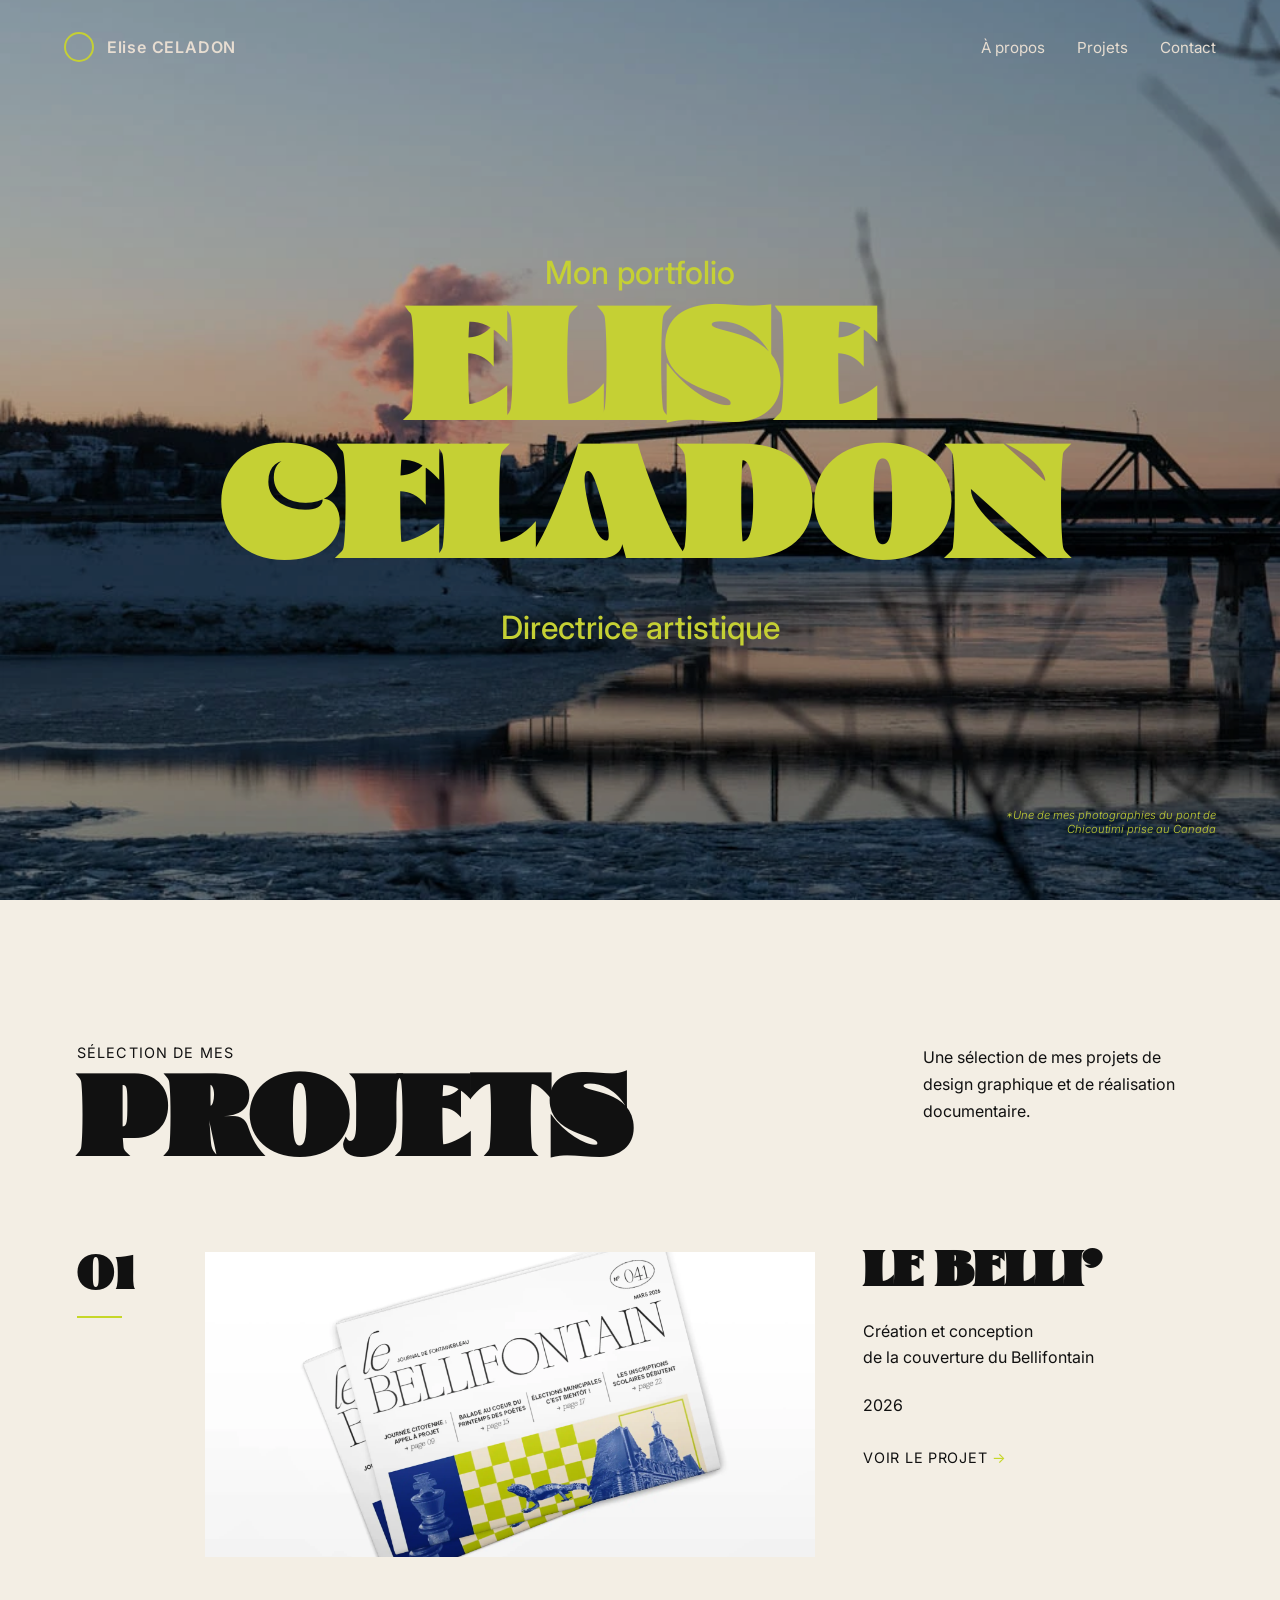
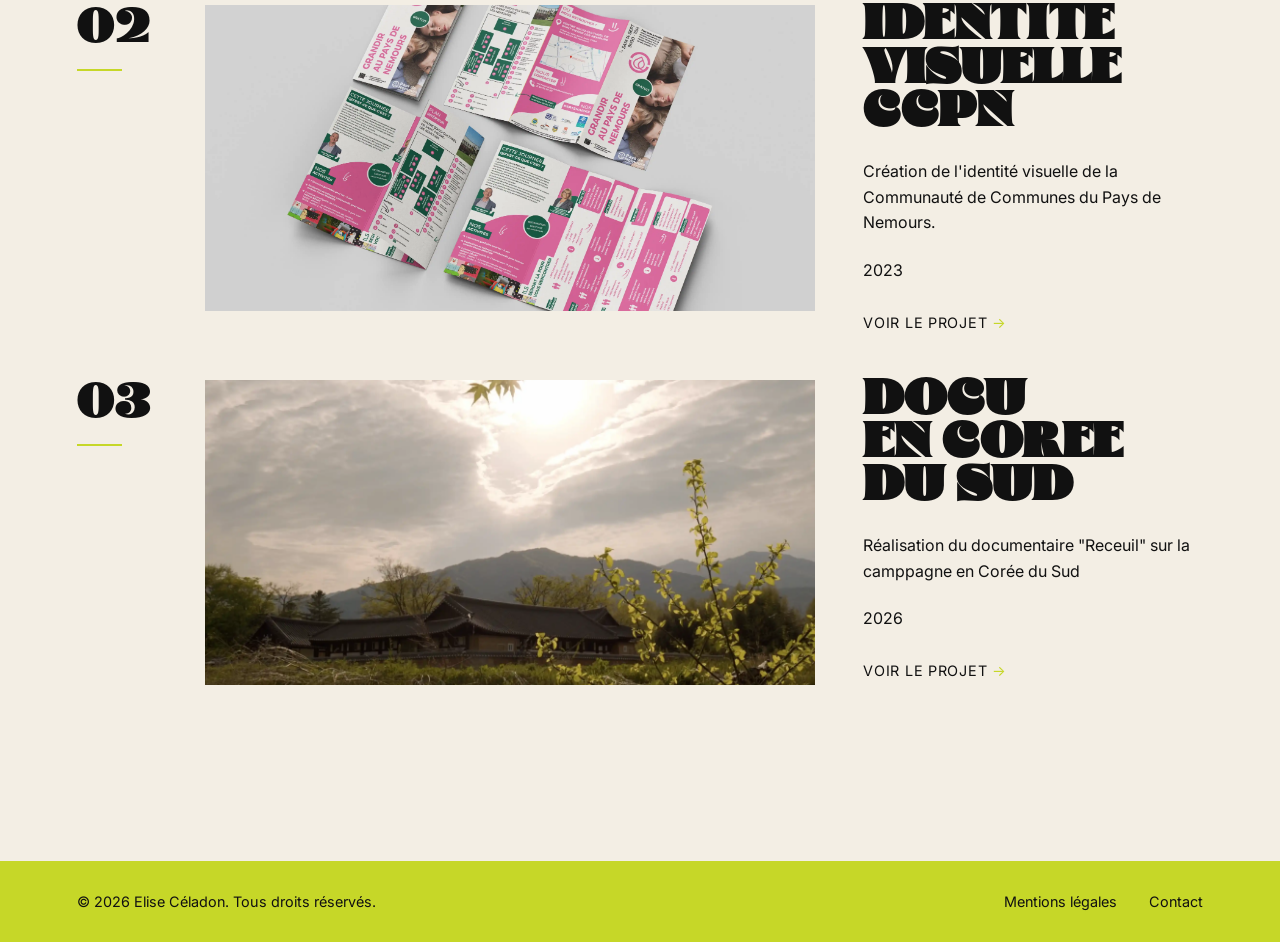
<file: index.html>
<!doctype html>
<html lang="fr"></html>
  <head>
    <meta charset="UTF-8" />
    <meta name="viewport" content="width=device-width, initial-scale=1.0" />
    <title>Portfolio 2026</title>
    <link rel="stylesheet" href="style.css" />
    <script src="script.js" defer></script>
    <meta name="description" content="Portfolio d'Élise Céladon. Direction artistique, identité visuelle et design graphique à travers une sélection de projets créatifs et de réalisations.">
  <link rel="icon" type="image/png" href="./img/favicon.png">


</head>
  

<body class="home">

   

<header  id="header" class="header">

    <div class="logo"> 
        <span class="logo-circle"></span>
       <a href="index.html#header">
  <span class="logo-name">Elise CELADON</span>
</a>
    </div>

    <button class="menu-btn" aria-label="Ouvrir le menu">
        <span></span>
        <span></span>
        <span></span>
    </button>

    <nav class="menu">
        
       <a href="apropos.html">À propos</a>
            <a href="index.html#projects">Projets</a>
            <a href="apropos.html#contact">Contact</a>
    </nav>

</header>





    <main>
        <section class="hero">

            <img
                src="./img/photo_chicoutimi.webp"
                alt="Pont de Chicoutimi"
                class="hero-image"
            >

            <div class="overlay"></div>

            <div class="hero-content">

                <p class="intro">Mon portfolio</p>

                <div class="ellipse"></div>

                <h1 class="hero-title">
                    ELISE<br>
                    CELADON
                </h1>

                <p class="job">
                    Directrice artistique
                </p>

            </div>

            <p class="photo-note">
                *Une de mes photographies du pont 
de Chicoutimi prise au Canada
            </p>

            
        </section>
    </main>









<!-- section de mes projets -->
    

   <section id="projects"  class="projects">

  
    <div class="projects-top">

        <div class="projects-heading">

            <p class="projects-subtitle">
                SÉLECTION DE MES
            </p>

            <h2 class="projects-title">
                PROJETS
            </h2>

        </div>

        <div class="projects-text">

            <p>
                Une sélection de mes projets de design graphique et de réalisation documentaire. 
            </p>

        </div>

    </div>

    <!-- Projet 01 -->
   <article class="project">

    <div class="project-number">
        <span>01</span>
    </div>

    <div class="project-image project-image-first">
        <a href="projet1.html">
    <img src="./img/projet1/belli-coupe.webp" alt="Bellifontain">
</a>
         
    </div>

      <div class="project-info">

            <h3>
               LE BELLI'
            </h3>

            <p>
                Création et conception<br>
                de la couverture du Bellifontain
            </p>

            <div class="project-year">
                2026
            </div>

           <a href="projet1.html">
    VOIR LE PROJET
</a>

</article>

    <!-- Projet 02 -->
    <article class="project">

        <div class="project-number">
            <span>02</span>
        </div>

        <div class="project-image">
             <a href="projet2.html">
        <img src="./img/projet2/depliant.webp" alt="depliant CCPN">
    </a>
        </div>

        <div class="project-info">

            <h3>
               IDENTITÉ VISUELLE CCPN
            </h3>

            <p>
                Création de l'identité visuelle de la Communauté de Communes du Pays de Nemours.
            </p>

            <div class="project-year">
                2023
            </div>

            <a href="projet2.html">
                VOIR LE PROJET
            </a>

        </div>

    </article>

    




    <!-- Projet 03 -->
    <article class="project">

        <div class="project-number">
            <span>03</span>
        </div>

        <div class="project-image">
            <a href="projet3.html">
            <img src="./img/projet4/docu_payage.webp" alt="Documentaire">
            </a>
        </div>

        <div class="project-info">

            <h3>
                DOCU <br>
               EN CORÉE DU SUD
            </h3>

            <p>
                Réalisation du documentaire "Receuil" sur la camppagne en Corée du Sud
            </p>

            <div class="project-year">
                2026
            </div>

            <a href="#">
                VOIR LE PROJET 
            </a>

        </div>

    </article>

</section>





<footer class="footer">

    <p>
       © 2026 Elise Céladon. Tous droits réservés.
    </p>

    <div class="footer-links">
        <a href="mentions-legales.html">Mentions légales</a>
            <a href="mailto:elise.celadon@outlook.fr">Contact</a>
    </div>

</footer>
    
</body>




  
</html>
</file>
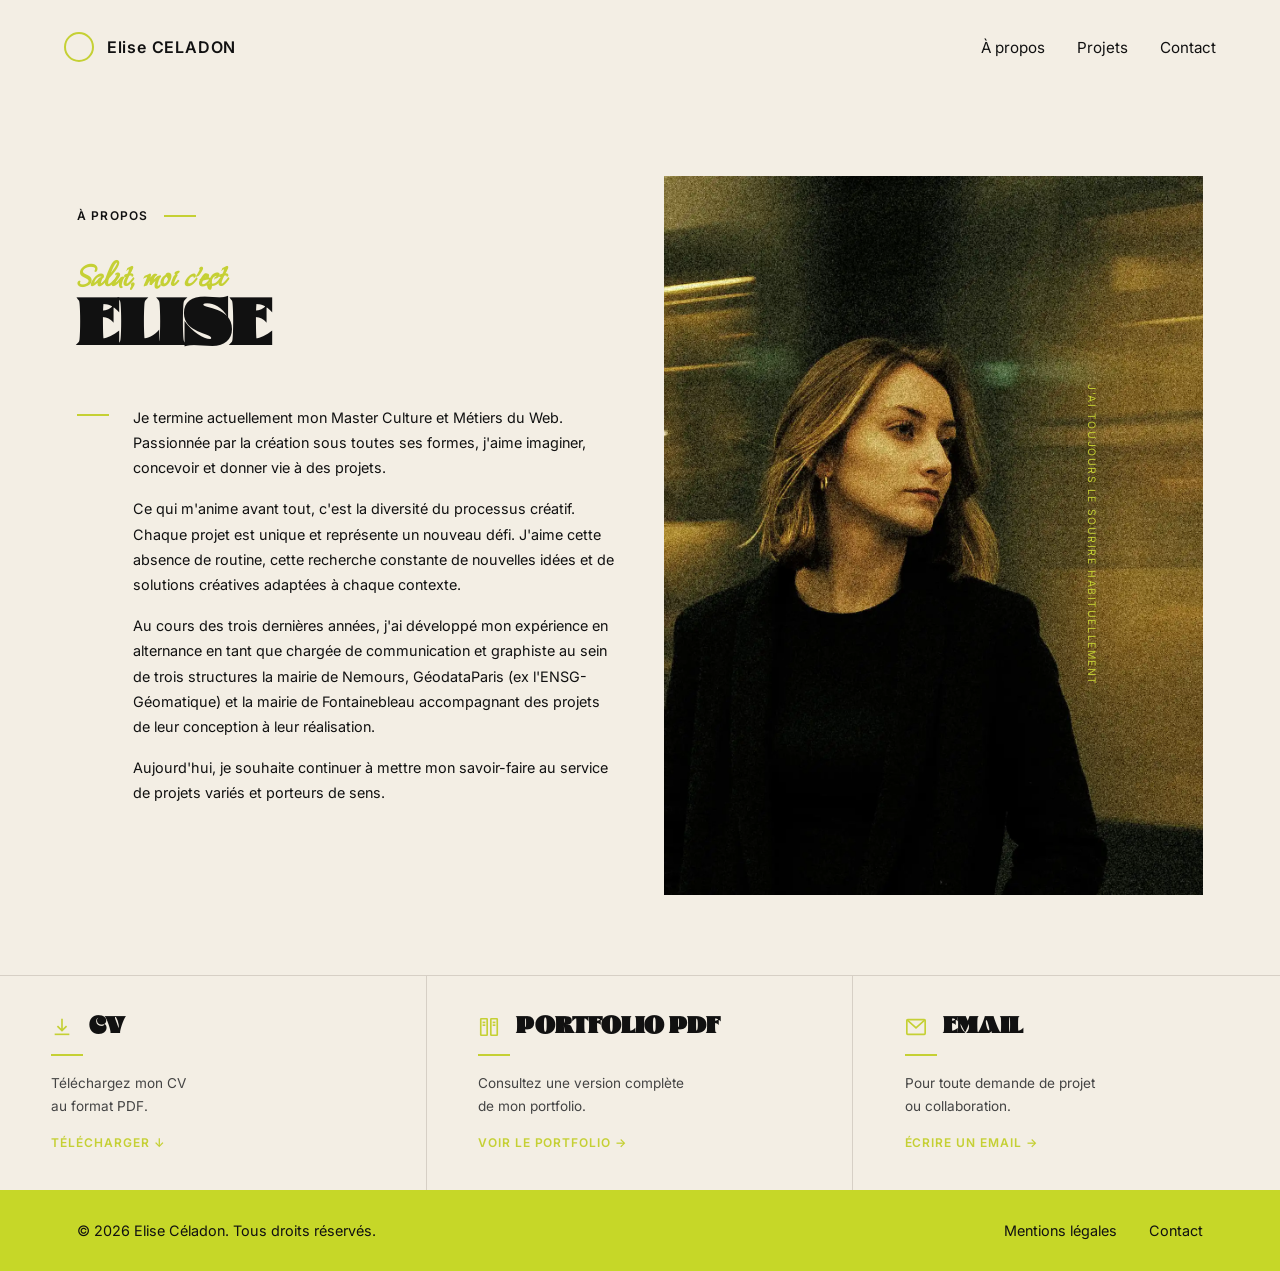
<file: apropos.html>
<!DOCTYPE html>
<html lang="fr">

<head>
    <meta charset="UTF-8">
    <meta name="viewport" content="width=device-width, initial-scale=1.0">
    <title>À propos — Elise Céladon</title>
    <link href="https://fonts.googleapis.com/css2?family=Grey+Qo&display=swap" rel="stylesheet">
    <link rel="stylesheet" href="style.css">
    <link rel="stylesheet" href="apropos.css">
    <link rel="icon" type="image/png" href="./img/favicon.png">
    <script src="script.js" defer></script>
</head>

<body class="apropos-body">

    <header class="header header-apropos">

        <div class="logo">
            <span class="logo-circle"></span>
            <a href="index.html#header">
                <span class="logo-name">Elise CELADON</span>
            </a>
        </div>

        <button class="menu-btn menu-btn-apropos" aria-label="Ouvrir le menu">
            <span></span>
            <span></span>
            <span></span>
        </button>

        <nav class="menu menu-apropos">
           <a href="apropos.html">À propos</a>
            <a href="index.html#projects">Projets</a>
            <a href="apropos.html#contact">Contact</a>
        </nav>

    </header>

    <main class="apropos-main">

        
        <div class="apropos-top">

            <div class="apropos-left">

                <p class="apropos-label">À PROPOS</p>

               <h1 class="apropos-title">
    <span class="salut-font">Salut, 
    moi c'est<br></span>

    ELISE<br>
   
</h1>

                <div class="apropos-texts">
                    <span class="apropos-trait"></span>
                    <div>
        <p>Je termine actuellement mon Master Culture et Métiers du Web. Passionnée par la création sous toutes ses formes, j'aime imaginer, concevoir et donner vie à des projets.</p>

        <p>Ce qui m'anime avant tout, c'est la diversité du processus créatif. Chaque projet est unique et représente un nouveau défi. J'aime cette absence de routine, cette recherche constante de nouvelles idées et de solutions créatives adaptées à chaque contexte.</p>

        <p>Au cours des trois dernières années, j'ai développé mon expérience en alternance en tant que chargée de communication et graphiste au sein de trois structures la mairie de Nemours, GéodataParis (ex l'ENSG-Géomatique) et la mairie de Fontainebleau accompagnant des projets de leur conception à leur réalisation.</p>

        <p>Aujourd'hui, je souhaite continuer à mettre mon savoir-faire au service de projets variés et porteurs de sens.</p>
    </div>
                </div>

            </div>

            <div class="apropos-right">
                <img src="./img/elise.webp" alt="Elise Céladon" class="apropos-photo">
                <p class="apropos-vertical">J'AI TOUJOURS LE SOURIRE HABITUELLEMENT  </p>
            </div>

        </div>


        <div class="apropos-links">

            <a href="./img/cv-elise-celadon-2026.pdf" target="_blank" class="apropos-link">
                <div class="apropos-link-top">
                    <svg width="22" height="22" viewBox="0 0 24 24" fill="none" stroke="#c5d034" stroke-width="1.8" xmlns="http://www.w3.org/2000/svg">
                        <path d="M12 3v13M7 11l5 5 5-5"/>
                        <path d="M4 20h16"/>
                    </svg>
                    <h3 class="apropos-link-title">CV</h3>
                </div>
                <span class="apropos-link-trait"></span>
                <p class="apropos-link-desc">Téléchargez mon CV<br>au format PDF.</p>
                <span class="apropos-link-cta">TÉLÉCHARGER ↓</span>
            </a>

            <a href="https://drive.google.com/file/d/10fKLBeptDoOkZkRcMOhHyBrna0xjOWNf/view?usp=drive_link" target="_blank" class="apropos-link">
                <div class="apropos-link-top">
                    <svg width="22" height="22" viewBox="0 0 24 24" fill="none" stroke="#c5d034" stroke-width="1.8" xmlns="http://www.w3.org/2000/svg">
                        <rect x="3" y="3" width="7" height="18" rx="0.5"/>
                        <rect x="14" y="3" width="7" height="18" rx="0.5"/>
                        <line x1="5" y1="7" x2="8" y2="7"/>
                        <line x1="5" y1="10" x2="8" y2="10"/>
                        <line x1="16" y1="7" x2="19" y2="7"/>
                        <line x1="16" y1="10" x2="19" y2="10"/>
                    </svg>
                    <h3 class="apropos-link-title">PORTFOLIO PDF</h3>
                </div>
                <span class="apropos-link-trait"></span>
                <p class="apropos-link-desc">Consultez une version complète<br>de mon portfolio.</p>
                <span class="apropos-link-cta">VOIR LE PORTFOLIO →</span>
            </a>

            <a href="mailto:elise.celadon@outlook.fr" class="apropos-link">
               <div id="contact" class="apropos-link-top">
                    <svg width="22" height="22" viewBox="0 0 24 24" fill="none" stroke="#c5d034" stroke-width="1.8" xmlns="http://www.w3.org/2000/svg">
                        <rect x="2" y="4" width="20" height="16" rx="1"/>
                        <polyline points="2,4 12,13 22,4"/>
                    </svg>
                    <h3 class="apropos-link-title">EMAIL</h3>
                </div>
                <span class="apropos-link-trait"></span>
                <p class="apropos-link-desc">Pour toute demande de projet<br>ou collaboration.</p>
                <span class="apropos-link-cta">ÉCRIRE UN EMAIL →</span>
            </a>

        </div>

    </main>

    <footer class="footer">
        <p>© 2026 Elise Céladon. Tous droits réservés.</p>
        <div class="footer-links">
            <a href="mentions-legales.html">Mentions légales</a>
            <a href="mailto:elise.celadon@outlook.fr">Contact</a>
        </div>
    </footer>

</body>
</html>
</file>
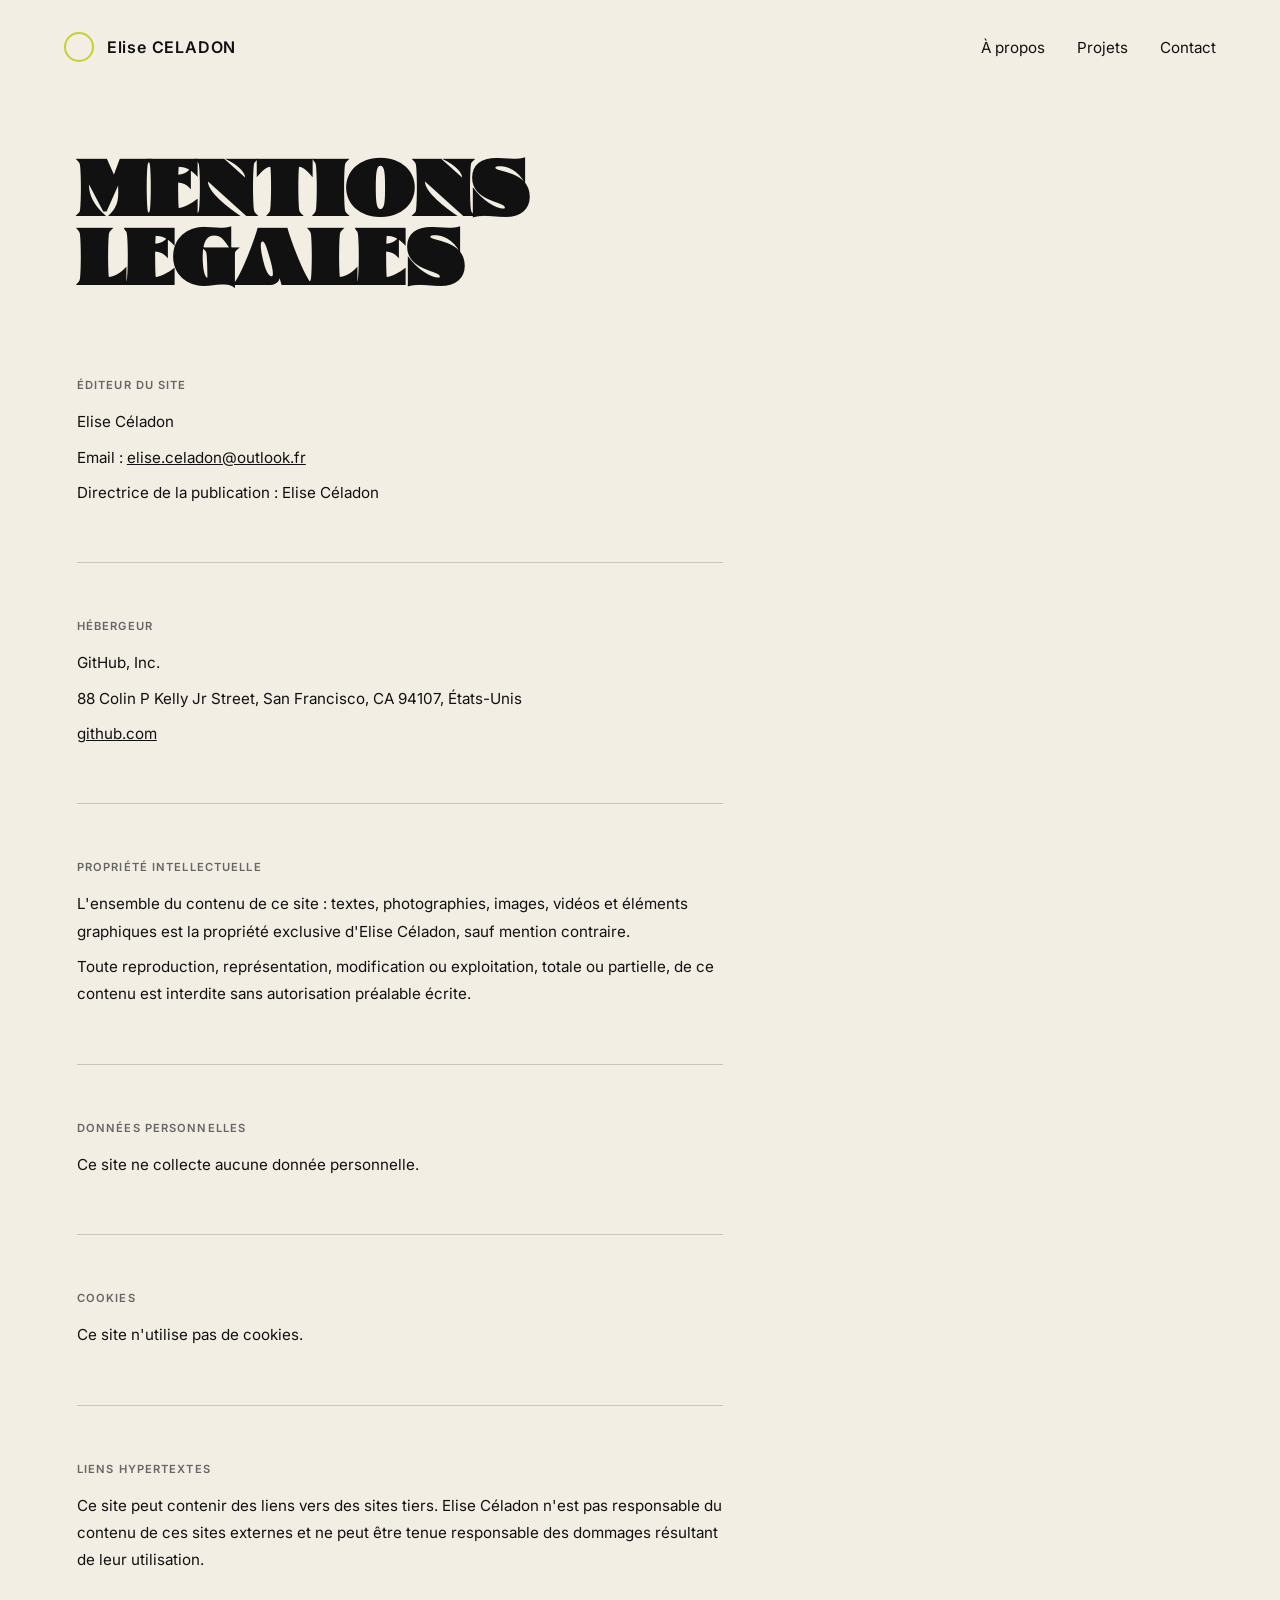
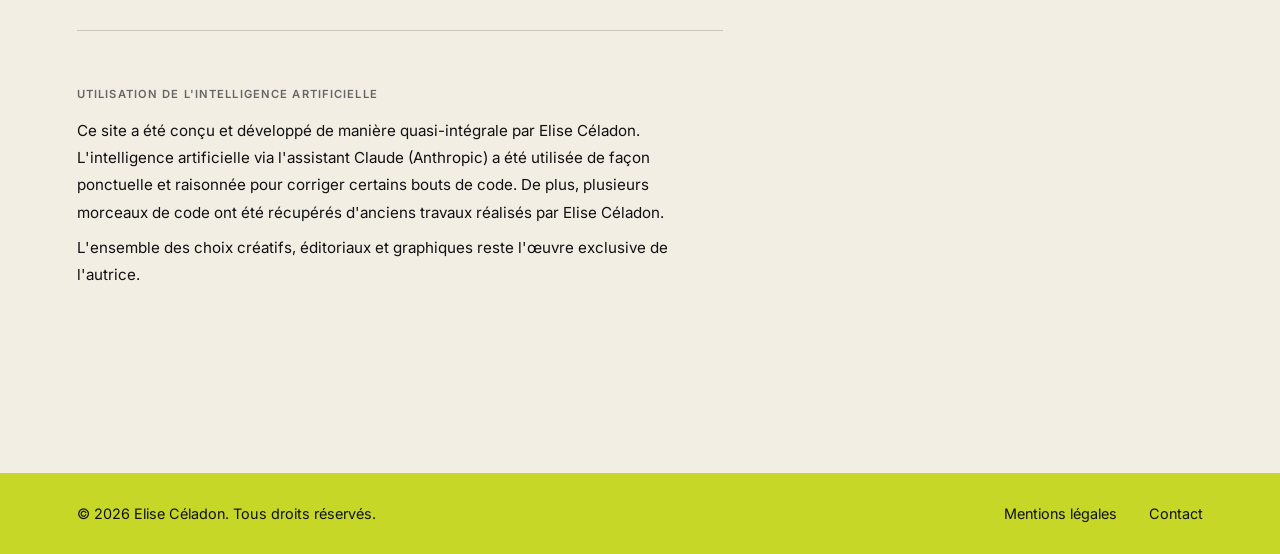
<file: mentions-legales.html>
<!DOCTYPE html>
<html lang="fr">
<head>
    <meta charset="UTF-8">
    <meta name="viewport" content="width=device-width, initial-scale=1.0">
    <title>Mentions légales — Elise Céladon</title>
    <link rel="stylesheet" href="style.css">
    <link rel="stylesheet" href="apropos.css">
    <link rel="stylesheet" href="mentions-legales.css">
    <link rel="icon" type="image/png" href="./img/favicon.png">
    <script src="script.js" defer></script>
</head>

<body class="mentions-body">

    <header class="header header-apropos">

        <div class="logo">
            <span class="logo-circle"></span>
            <a href="index.html#header">
                <span class="logo-name">Elise CELADON</span>
            </a>
        </div>

        <button class="menu-btn menu-btn-apropos" aria-label="Ouvrir le menu">
            <span></span>
            <span></span>
            <span></span>
        </button>

        <nav class="menu menu-apropos">
            <a href="apropos.html">À propos</a>
            <a href="index.html#projects">Projets</a>
            <a href="apropos.html#contact">Contact</a>
        </nav>

    </header>

    <main class="mentions-page">

        <h1 class="mentions-title">
            MENTIONS<br>LÉGALES
        </h1>

        <div class="mentions-section">
            <h2>Éditeur du site</h2>
            <p>Elise Céladon</p>
            <p>Email : <a href="mailto:elise.celadon@outlook.fr">elise.celadon@outlook.fr</a></p>
            <p>Directrice de la publication : Elise Céladon</p>
        </div>

        <hr class="mentions-divider">

        <div class="mentions-section">
            <h2>Hébergeur</h2>
            <p>GitHub, Inc.</p>
            <p>88 Colin P Kelly Jr Street, San Francisco, CA 94107, États-Unis</p>
            <p><a href="https://github.com" target="_blank">github.com</a></p>
        </div>

        <hr class="mentions-divider">

        <div class="mentions-section">
            <h2>Propriété intellectuelle</h2>
            <p>L'ensemble du contenu de ce site : textes, photographies, images, vidéos et éléments graphiques est la propriété exclusive d'Elise Céladon, sauf mention contraire.</p>
            <p>Toute reproduction, représentation, modification ou exploitation, totale ou partielle, de ce contenu est interdite sans autorisation préalable écrite.</p>
        </div>

        <hr class="mentions-divider">

        <div class="mentions-section">
            <h2>Données personnelles</h2>
            <p>Ce site ne collecte aucune donnée personnelle.</p>
        </div>

        <hr class="mentions-divider">

        <div class="mentions-section">
            <h2>Cookies</h2>
            <p>Ce site n'utilise pas de cookies.</p>
        </div>

        <hr class="mentions-divider">

        <div class="mentions-section">
            <h2>Liens hypertextes</h2>
            <p>Ce site peut contenir des liens vers des sites tiers. Elise Céladon n'est pas responsable du contenu de ces sites externes et ne peut être tenue responsable des dommages résultant de leur utilisation.</p>
        </div>

        <hr class="mentions-divider">

        <div class="mentions-section">
            <h2>Utilisation de l'intelligence artificielle</h2>
            <p>Ce site a été conçu et développé de manière quasi-intégrale par Elise Céladon. L'intelligence artificielle via l'assistant Claude (Anthropic) a été utilisée de façon ponctuelle et raisonnée pour corriger certains bouts de code. De plus, plusieurs morceaux de code ont été récupérés d'anciens travaux réalisés par Elise Céladon.</p>
            <p>L'ensemble des choix créatifs, éditoriaux et graphiques reste l'œuvre exclusive de l'autrice.</p>
        </div>

    </main>

    <footer class="footer">
        <p>© 2026 Elise Céladon. Tous droits réservés.</p>
        <div class="footer-links">
            <a href="mentions-legales.html">Mentions légales</a>
            <a href="mailto:elise.celadon@outlook.fr">Contact</a>
        </div>
    </footer>

</body>
</html>
</file>
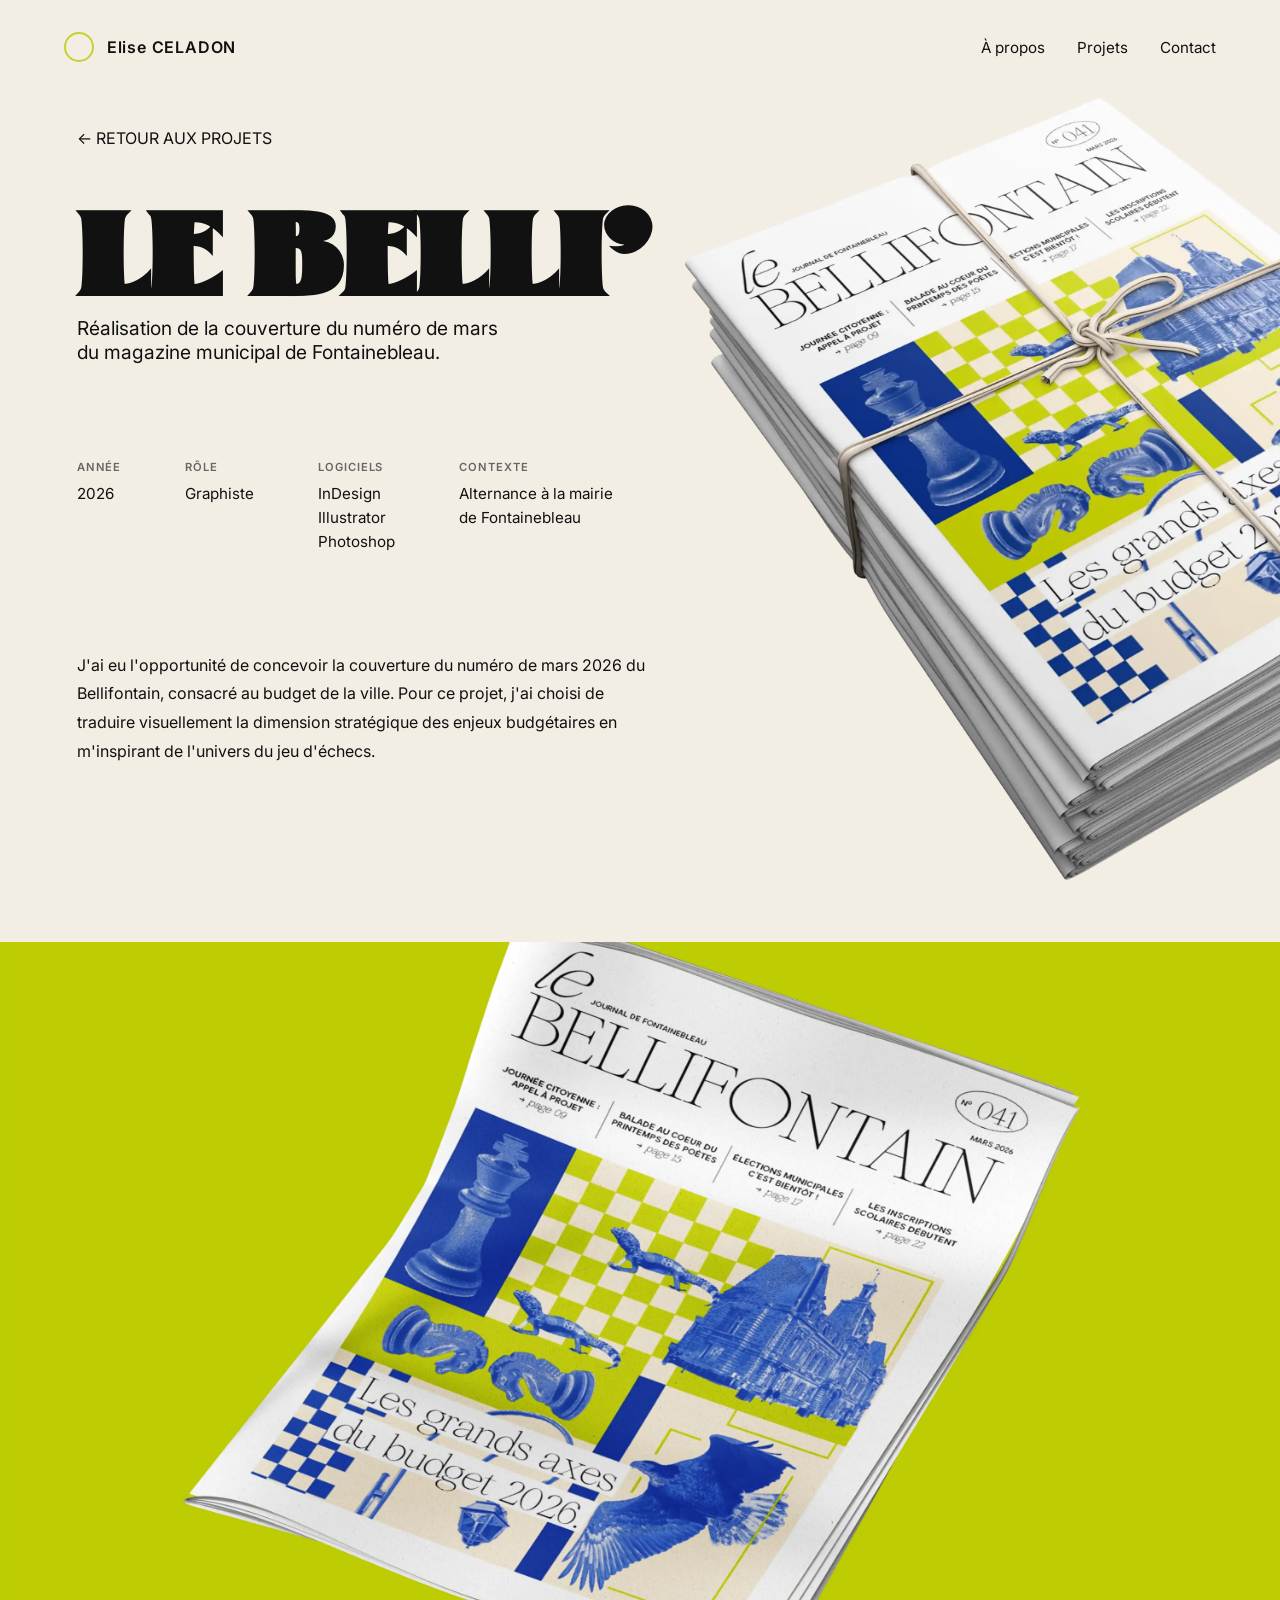
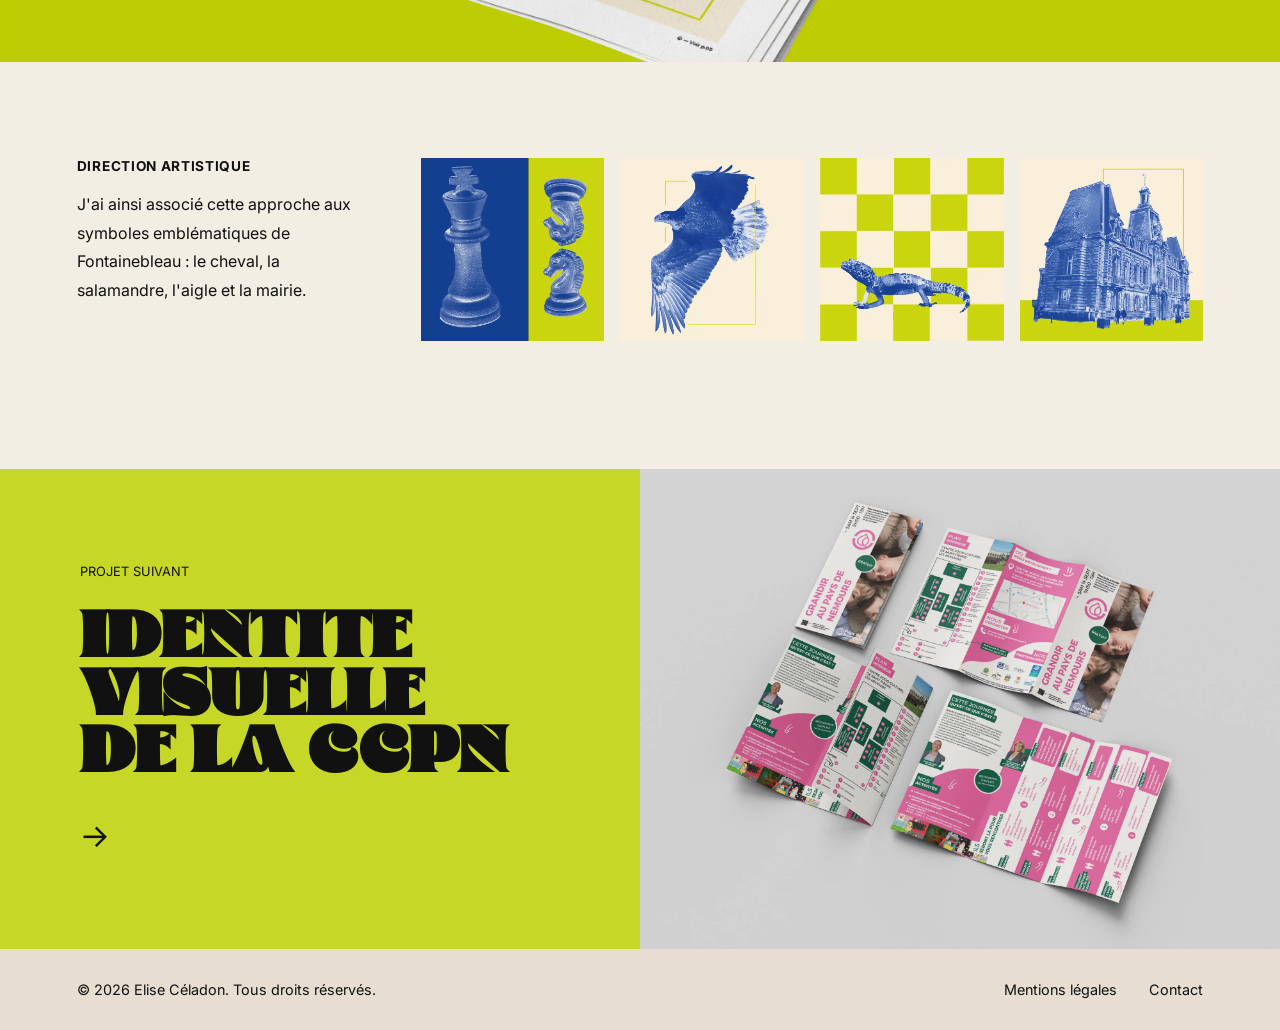
<file: projet1.html>
<!DOCTYPE html>
<html lang="fr">

<head>
    <meta charset="UTF-8">
    <meta name="viewport" content="width=device-width, initial-scale=1.0">
    <title>Bellifontain</title>

    <link rel="stylesheet" href="./styleproject1.css">
    <link rel="stylesheet" href="style.css">
    <link rel="stylesheet" href="apropos.css">
    <link rel="icon" type="image/png" href="./img/favicon.png">
    <script src="script.js" defer></script>
</head>

<body>

    <header class="header header-apropos">

        <div class="logo">
            <span class="logo-circle"></span>
            <a href="index.html#header">
                <span class="logo-name">Elise CELADON</span>
            </a>
        </div>

        <button class="menu-btn menu-btn-apropos" aria-label="Ouvrir le menu">
            <span></span>
            <span></span>
            <span></span>
        </button>

        <nav class="menu menu-apropos">
            <a href="apropos.html">À propos</a>
            <a href="index.html#projects">Projets</a>
            <a href="apropos.html#contact">Contact</a>
        </nav>

    </header>

    <main class="project1-page">

        <!-- HERO -->
        <section class="project1-hero">

            <a href="index.html#projects" class="project2-back">← RETOUR AUX PROJETS</a>

            <div class="project1-grid">

                <div class="project1-content">

                    <h1 class="project1-title">
                        LE BELLI'
                    </h1>

                    <p class="project1-subtitle">
                        Réalisation de la couverture du numéro de mars
                        <br/>du magazine municipal de Fontainebleau.
                    </p>

                    <!-- Informations du projet -->
                    <div class="project1-infos">

                        <div class="info-item">
                            <span class="info-label">ANNÉE</span>
                            <p>2026</p>
                        </div>

                        <div class="info-item">
                            <span class="info-label">RÔLE</span>
                            <p>Graphiste</p>
                        </div>

                        <div class="info-item">
                            <span class="info-label">LOGICIELS</span>
                            <p>
                                InDesign<br>
                                Illustrator<br>
                                Photoshop
                            </p>
                        </div>

                        <div class="info-item">
                            <span class="info-label">CONTEXTE</span>
                            <p>Alternance à la mairie<br>de Fontainebleau</p>
                        </div>

                    </div>

                    <p class="project1-description">
                        J'ai eu l'opportunité de concevoir la couverture du numéro de mars 2026 du Bellifontain,
                        consacré au budget de la ville.

                        Pour ce projet, j'ai choisi de traduire visuellement la dimension stratégique des enjeux
                        budgétaires en m'inspirant de l'univers du jeu d'échecs.
                    </p>

                </div>

                <div class="project1-cover">
                    <img src="./img/projet1/sfbeli-paquet-couv.webp" alt="Couverture Bellifontain">
                </div>

            </div>

        </section>

        <!-- Grande image -->
        <section class="project1-image-large">
            <img src="./img/projet1/fond-vert.webp" alt="Bellifontain">
        </section>

        <!-- Direction artistique -->
        <section class="project1-section">

            <div class="project1-text">
                <h2>DIRECTION ARTISTIQUE</h2>
                <p>
                    J'ai ainsi associé cette approche aux symboles emblématiques de Fontainebleau :
                    le cheval, la salamandre, l'aigle et la mairie.
                </p>
            </div>

            <div class="project1-images">
                <img src="./img/projet1/pion.webp" alt="Pion">
                <img src="./img/projet1/aigle.webp" alt="Aigle">
                <img src="./img/projet1/salamandre.webp" alt="Salamandre">
                <img src="./img/projet1/mairie.webp" alt="Mairie">
            </div>

        </section>

        <!-- Projet suivant -->
        <section class="project1-next">

            <a href="projet2.html" class="project1-next-link">

                <div class="project1-next-content">
                    <p>PROJET SUIVANT</p>
                    <h2>IDENTITÉ<br>VISUELLE<br>DE LA CCPN</h2>
                    <span>→</span>
                </div>

                <div class="project1-next-image">
                    <img src="./img/projet2/depliant.webp" alt="Projet suivant">
                </div>

            </a>

        </section>

    </main>

    <footer class="footer">
        <p>© 2026 Elise Céladon. Tous droits réservés.</p>
        <div class="footer-links">
            <a href="mentions-legales.html">Mentions légales</a>
            <a href="mailto:elise.celadon@outlook.fr">Contact</a>
        </div>
    </footer>

</body>

</html>
</file>
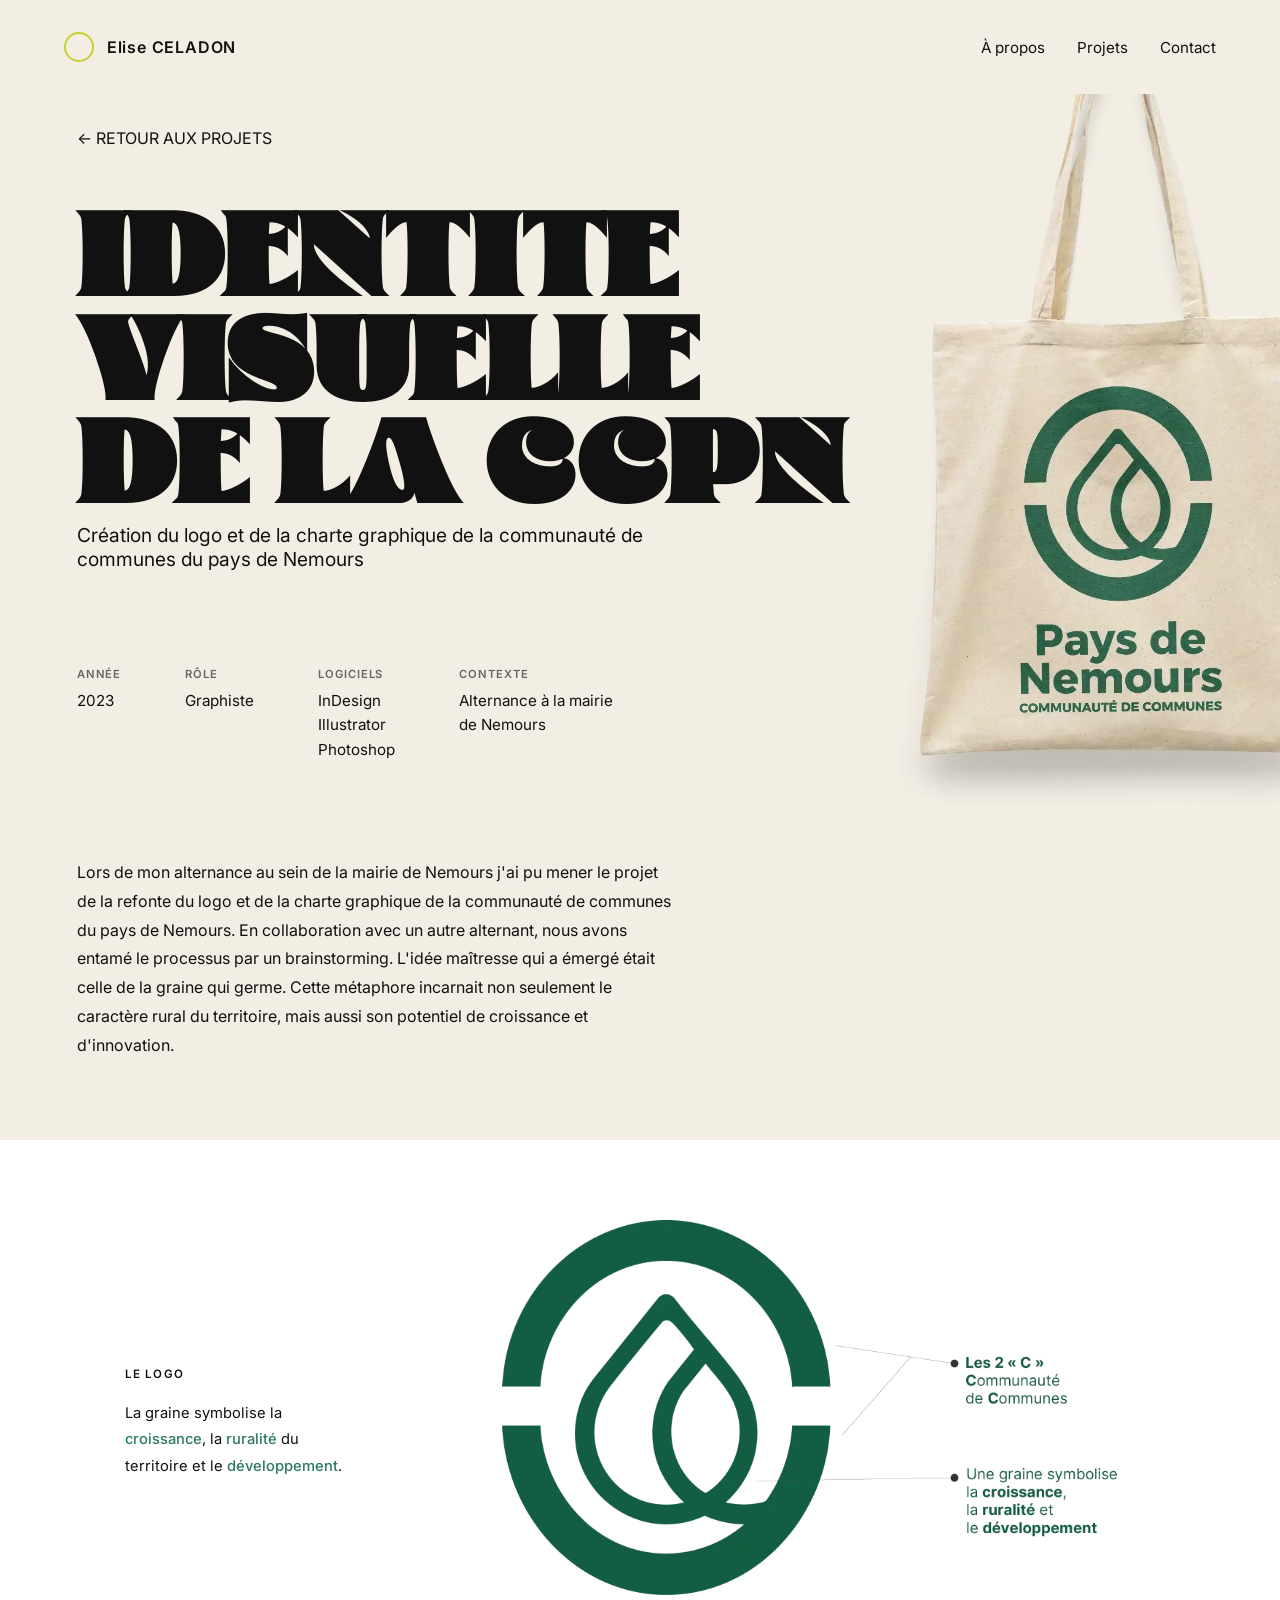
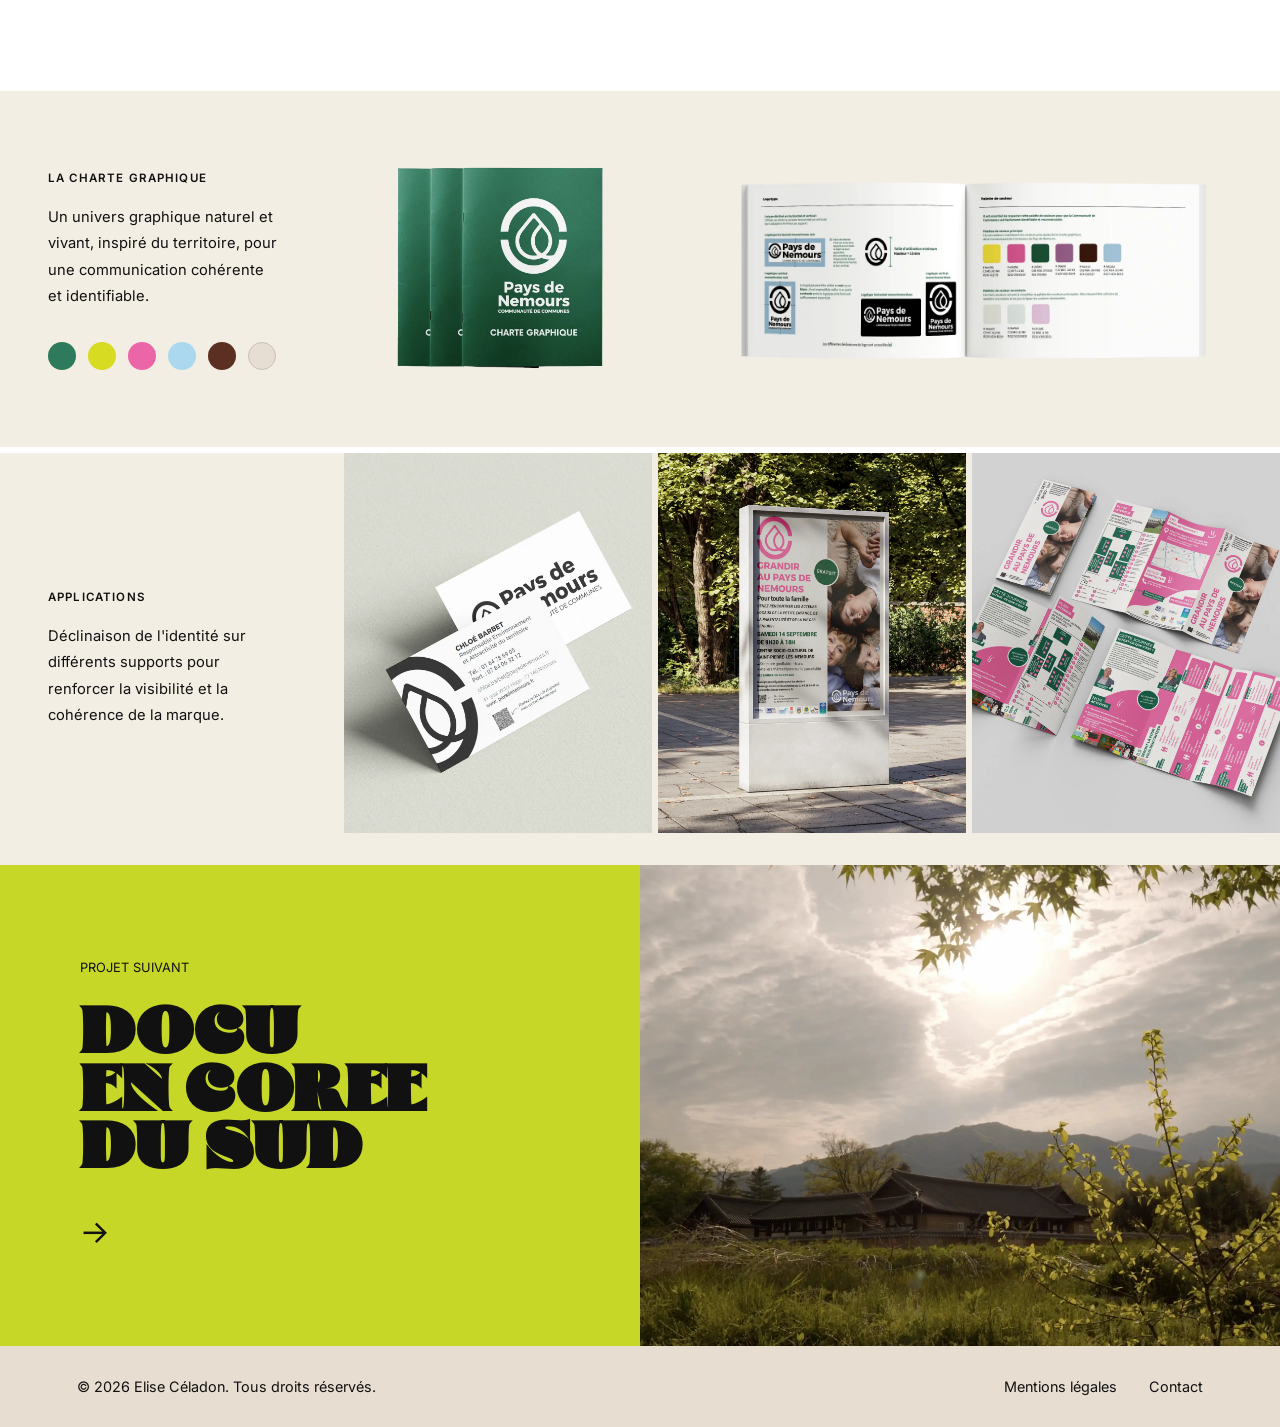
<file: projet2.html>
<!DOCTYPE html>
<html lang="fr">
<head>
    <meta charset="UTF-8">
    <meta name="viewport" content="width=device-width, initial-scale=1.0">
    <title>Identité visuelle CCPN</title>

    <link rel="stylesheet" href="./styleproject2.css">
    <link rel="stylesheet" href="style.css">
    <link rel="stylesheet" href="apropos.css">
    <link rel="icon" type="image/png" href="./img/favicon.png">
    <script src="script.js" defer></script>
</head>

<body>

    <header class="header header-apropos">

        <div class="logo">
            <span class="logo-circle"></span>
            <a href="index.html#header">
                <span class="logo-name">Elise CELADON</span>
            </a>
        </div>

        <button class="menu-btn menu-btn-apropos" aria-label="Ouvrir le menu">
            <span></span>
            <span></span>
            <span></span>
        </button>

        <nav class="menu menu-apropos">
            <a href="apropos.html">À propos</a>
            <a href="index.html#projects">Projets</a>
            <a href="apropos.html#contact">Contact</a>
        </nav>

    </header>

    <main class="project2-page">

        <!-- HERO -->
        <section class="project2-hero">

            <a href="index.html#projects" class="project2-back">← RETOUR AUX PROJETS</a>

            <div class="project2-grid">

                <div class="project2-content">

                    <h2 class="project2-title">
                        IDENTITÉ<br>
                        VISUELLE<br>
                        DE LA CCPN
                    </h2>

                    <p class="project2-subtitle">
                        Création du logo et de la charte graphique de la communauté de
                        communes du pays de Nemours
                    </p>

                    <!-- Informations du projet -->
                    <div class="project2-infos">

                        <div class="info-item">
                            <span class="info-label">ANNÉE</span>
                            <p>2023</p>
                        </div>

                        <div class="info-item">
                            <span class="info-label">RÔLE</span>
                            <p>Graphiste</p>
                        </div>

                        <div class="info-item">
                            <span class="info-label">LOGICIELS</span>
                            <p>
                                InDesign<br>
                                Illustrator<br>
                                Photoshop
                            </p>
                        </div>

                        <div class="info-item">
                            <span class="info-label">CONTEXTE</span>
                            <p>Alternance à la mairie<br>de Nemours</p>
                        </div>

                    </div>

                    <p class="project2-description">
                        Lors de mon alternance au sein de la mairie de Nemours j'ai pu
                        mener le projet de la refonte du logo et de la charte graphique de
                        la communauté de communes du pays de Nemours. En collaboration
                        avec un autre alternant, nous avons entamé le processus par un
                        brainstorming. L'idée maîtresse qui a émergé était celle de la
                        graine qui germe. Cette métaphore incarnait non seulement le
                        caractère rural du territoire, mais aussi son potentiel de
                        croissance et d'innovation.
                    </p>

                </div>

                <div class="project2-cover">
                    <img src="./img/projet2/sac.webp" alt="Couverture Bellifontain">
                </div>

            </div>

        </section>

        <!-- Logo -->
        <section class="project2-section">

            <div class="project2-text">
                <h2>LE LOGO</h2>
                <p>
                    La graine symbolise la <strong>croissance</strong>, la <strong>ruralité</strong> du
                    territoire et le <strong>développement</strong>.
                </p>
            </div>

            <div class="project2-logo">
                <img src="./img/projet2/logo_explication.webp" alt="Logo CCPN">
            </div>

        </section>

        <!-- Charte -->
        <section class="project2-section">

            <div class="project2-text">
                <h2>LA CHARTE GRAPHIQUE</h2>
                <p>
                    Un univers graphique naturel et vivant, inspiré du territoire, pour
                    une communication cohérente et identifiable.
                </p>
                <div class="palette">
                    <span class="green"></span>
                    <span class="yellow"></span>
                    <span class="pink"></span>
                    <span class="blue"></span>
                    <span class="brown"></span>
                    <span class="beige"></span>
                </div>
            </div>

            <div class="project2-charte">
                <img src="./img/projet2/couverture_charte.webp" alt="">
                <img src="./img/projet2/charte.webp" alt="">
            </div>

        </section>

        <div class="espace-blanc"></div>

        <!-- Applications -->
        <section class="project2-section">

            <div class="project2-text">
                <h2>APPLICATIONS</h2>
                <p>
                    Déclinaison de l'identité sur différents supports pour renforcer la
                    visibilité et la cohérence de la marque.
                </p>
            </div>

            <div class="project2-applications">
                <img src="./img/projet2/carte-cc.webp" alt="">
                <img src="./img/projet2/affiche_cc.webp" alt="">
                <img src="./img/projet2/depliant.webp" alt="">
            </div>

        </section>

        <!-- Projet suivant -->
        <section class="project2-next">

            <a href="projet3.html" class="project2-next-link">

                <div class="project2-next-content">
                    <p>PROJET SUIVANT</p>
                    <h2>DOCU<br>EN CORÉE<br>DU SUD</h2>
                    <span>→</span>
                </div>

                <div class="project2-next-image">
                    <img src="./img/projet4/docu_payage.webp" alt="Projet suivant">
                </div>

            </a>

        </section>

    </main>

    <footer class="footer">
        <p>© 2026 Elise Céladon. Tous droits réservés.</p>
        <div class="footer-links">
          <a href="mentions-legales.html">Mentions légales</a>
            <a href="mailto:elise.celadon@outlook.fr">Contact</a>
        </div>
    </footer>

</body>
</html>
</file>
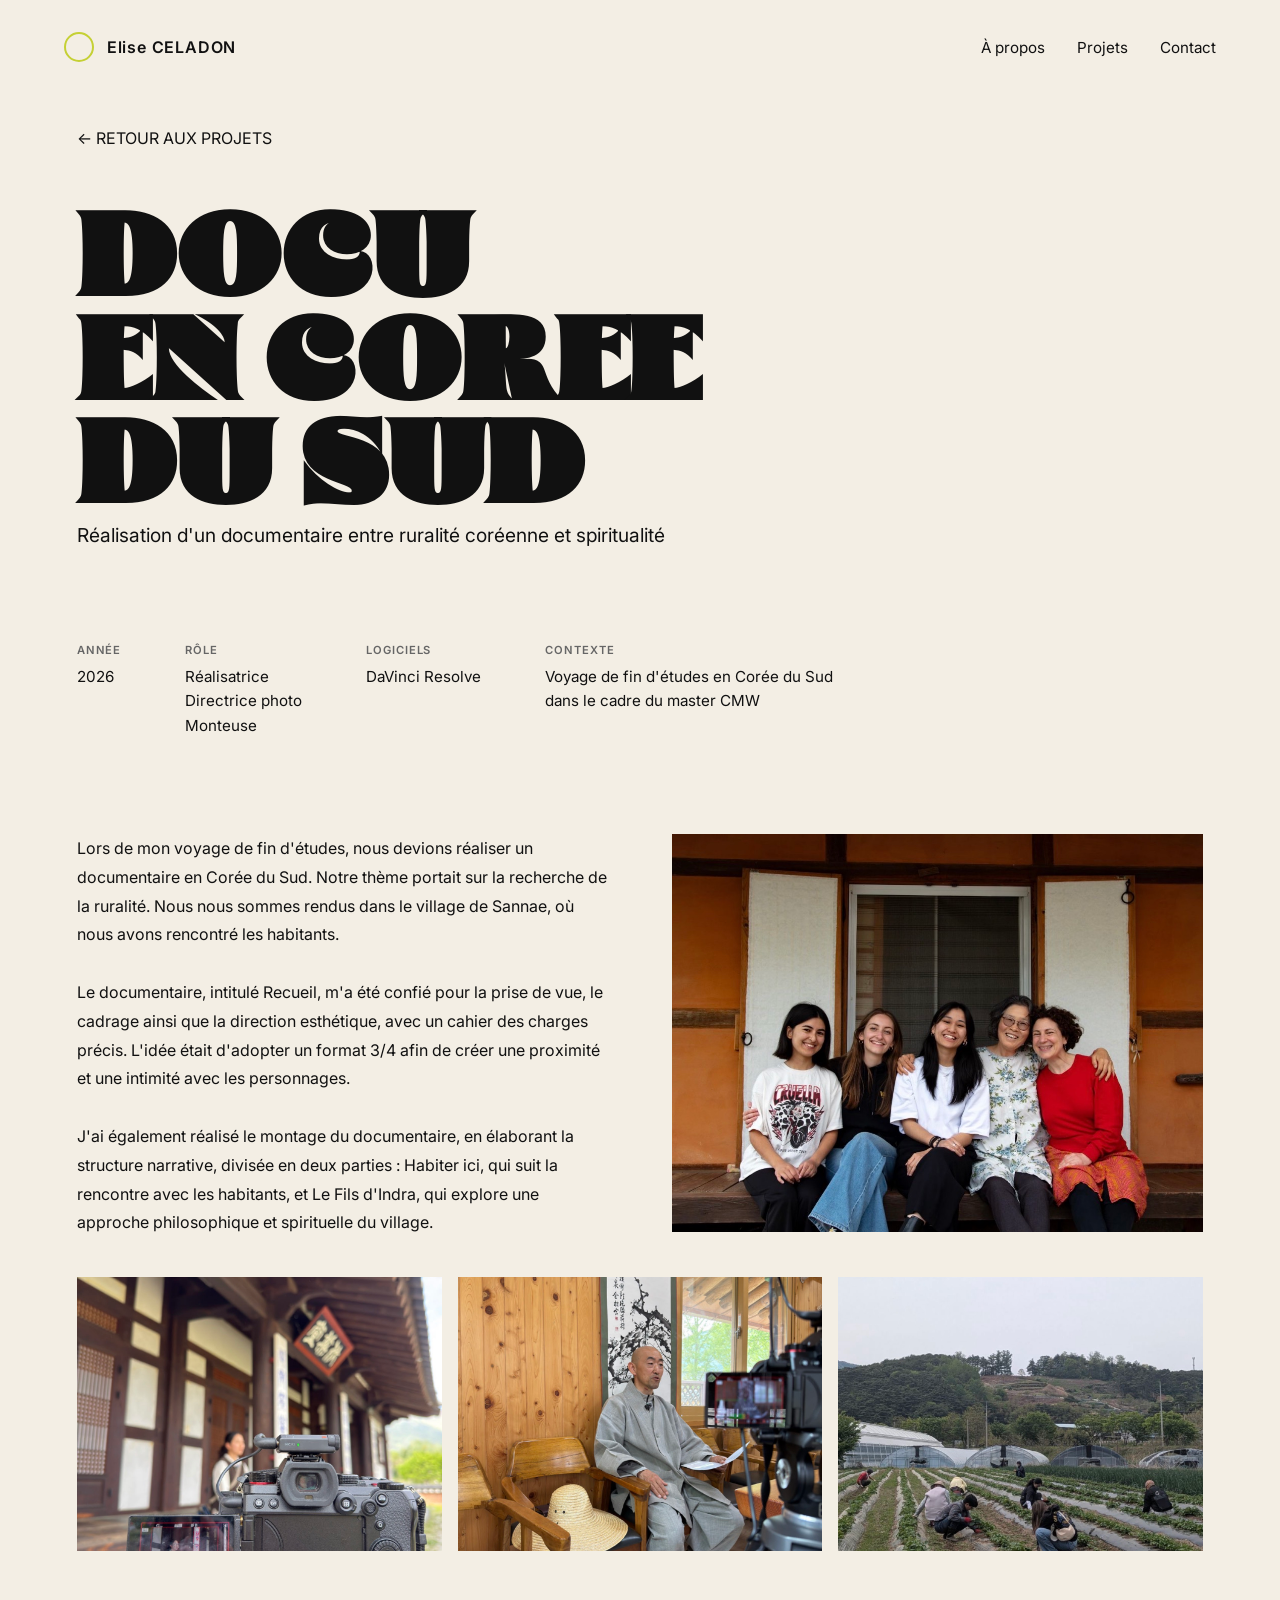
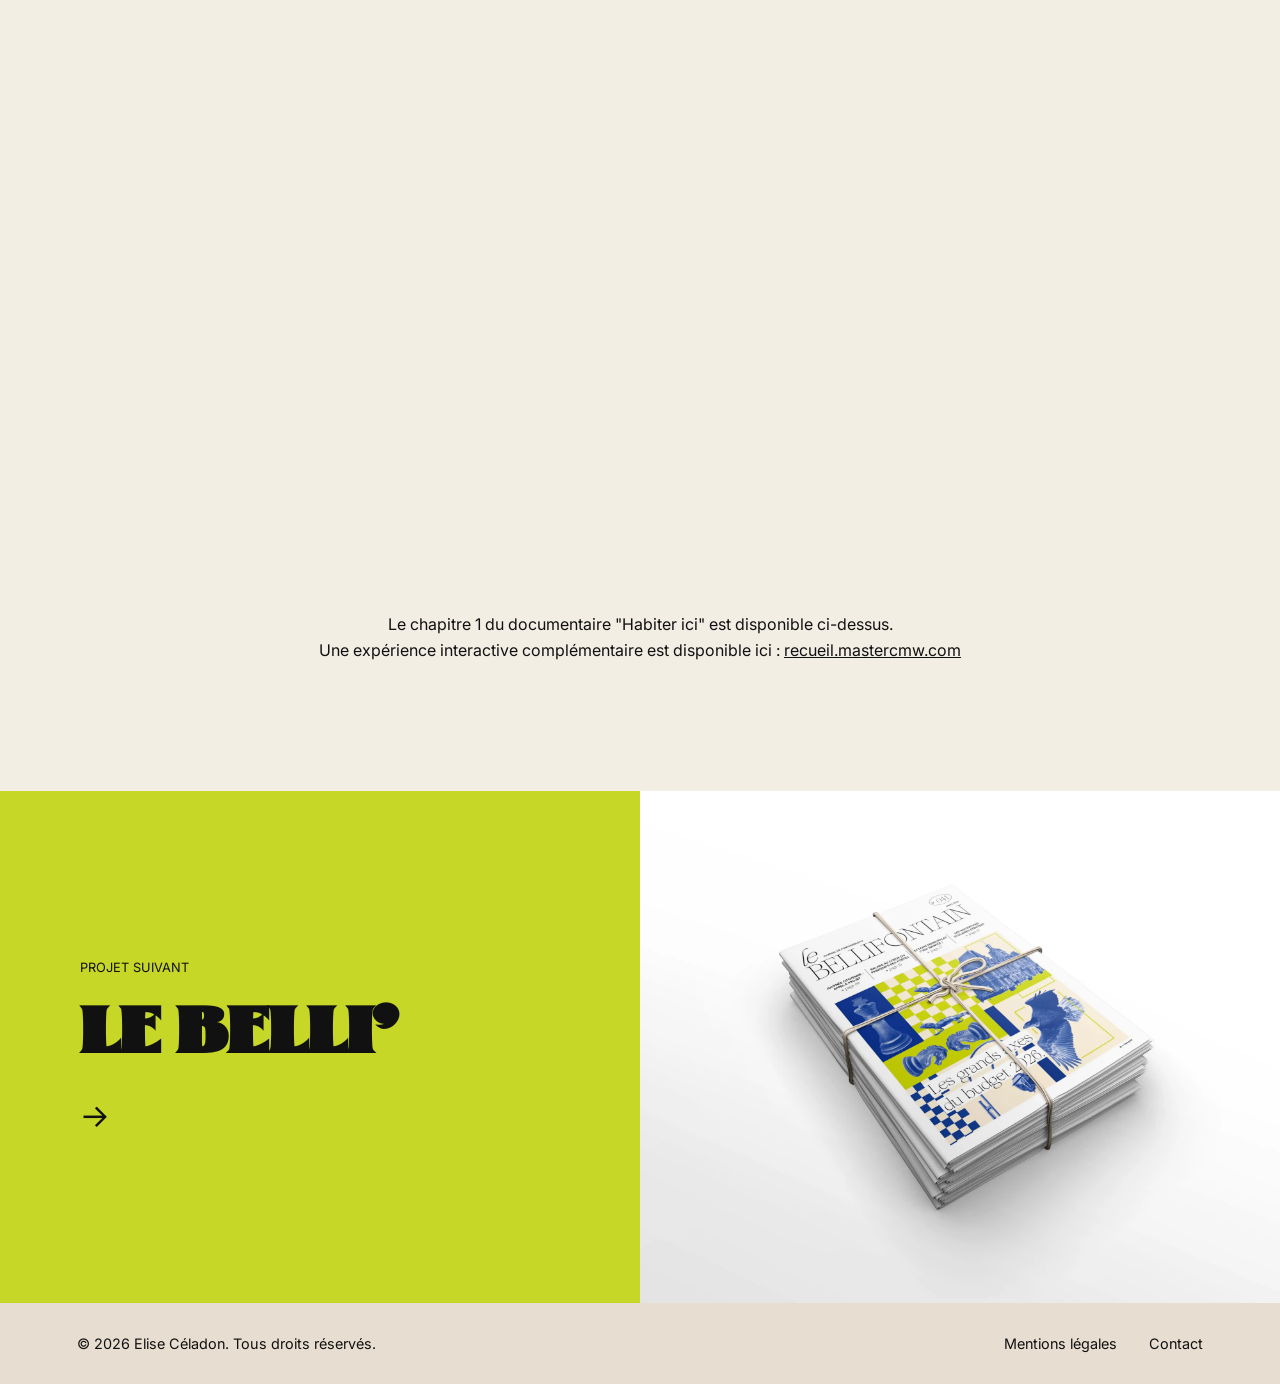
<file: projet3.html>
<!DOCTYPE html>
<html lang="fr">

<head>
    <meta charset="UTF-8">
    <meta name="viewport" content="width=device-width, initial-scale=1.0">
    <title>Documentaire</title>

    <link rel="stylesheet" href="./styleproject3.css">
    <link rel="stylesheet" href="style.css">
    <link rel="stylesheet" href="apropos.css">
    <link rel="icon" type="image/png" href="./img/favicon.png">
    <script src="script.js" defer></script>
</head>

<body>

    <header class="header header-apropos">

        <div class="logo">
            <span class="logo-circle"></span>
            <a href="index.html#header">
                <span class="logo-name">Elise CELADON</span>
            </a>
        </div>

        <button class="menu-btn menu-btn-apropos" aria-label="Ouvrir le menu">
            <span></span>
            <span></span>
            <span></span>
        </button>

        <nav class="menu menu-apropos">
            <a href="apropos.html">À propos</a>
            <a href="index.html#projects">Projets</a>
            <a href="apropos.html#contact">Contact</a>
        </nav>

    </header>

    <main class="project3-page">

        <!-- HERO -->
        <section class="project3-hero">

            <a href="index.html#projects" class="project2-back">← RETOUR AUX PROJETS</a>

            <div class="project3-grid">

                <div class="project3-content">

                    <h3 class="project3-title">
                        DOCU<br>EN CORÉE<br>DU SUD
                    </h3>

                    <p class="project3-subtitle">
                        Réalisation d'un documentaire entre ruralité coréenne et spiritualité
                    </p>

                    <!-- Informations du projet -->
                    <div class="project3-infos">

                        <div class="info-item">
                            <span class="info-label">ANNÉE</span>
                            <p>2026</p>
                        </div>

                        <div class="info-item">
                            <span class="info-label">RÔLE</span>
                            <p>
                                Réalisatrice<br>
                                Directrice photo<br>
                                Monteuse
                            </p>
                        </div>

                        <div class="info-item">
                            <span class="info-label">LOGICIELS</span>
                            <p>DaVinci Resolve</p>
                        </div>

                        <div class="info-item">
                            <span class="info-label">CONTEXTE</span>
                            <p>Voyage de fin d'études en Corée du Sud<br>dans le cadre du master CMW</p>
                        </div>

                    </div>

                    <div class="project3-description-wrapper">

                        <div class="project3-top-row">

                            <p class="project3-description">
                                Lors de mon voyage de fin d'études, nous devions réaliser un documentaire en Corée du Sud. Notre thème portait sur la recherche de la ruralité. Nous nous sommes rendus dans le village de Sannae, où nous avons rencontré les habitants.
                                <br><br>
                                Le documentaire, intitulé Recueil, m'a été confié pour la prise de vue, le cadrage ainsi que la direction esthétique, avec un cahier des charges précis. L'idée était d'adopter un format 3/4 afin de créer une proximité et une intimité avec les personnages.
                                <br><br>
                                J'ai également réalisé le montage du documentaire, en élaborant la structure narrative, divisée en deux parties : Habiter ici, qui suit la rencontre avec les habitants, et Le Fils d'Indra, qui explore une approche philosophique et spirituelle du village.
                            </p>

                            <img class="project3-main-photo" src="./img/projet4/hote.jpg" alt="">

                        </div>

                        <!-- Frise 3 photos -->
                        <div class="project3-strip">
                            <img src="./img/projet4/tournage.jpg" alt="">
                            <img src="./img/projet4/moine.jpg" alt="">
                            <img src="./img/projet4/champs.jpg" alt="">
                        </div>

                    </div>

                </div>

            </div>

        </section>

        <!-- Vidéo -->
        <section class="project3-video">

            <div class="project3-video-container">

                <iframe
                    src="https://www.youtube.com/embed/hVs6XHnh2Q0"
                    title="Documentaire interactif"
                    frameborder="0"
                    allow="accelerometer; autoplay; clipboard-write; encrypted-media; gyroscope; picture-in-picture"
                    allowfullscreen>
                </iframe>

                <p class="project3-video-text">
                    Le chapitre 1 du documentaire "Habiter ici" est disponible ci-dessus.<br>
                    Une expérience interactive complémentaire est disponible ici :
                    <a href="https://recueil.mastercmw.com/" target="_blank">recueil.mastercmw.com</a>
                </p>

            </div>

        </section>

        <!-- Projet suivant -->
        <section class="project3-next">

            <a href="projet1.html" class="project3-next-link">

                <div class="project3-next-content">
                    <p>PROJET SUIVANT</p>
                    <h2>LE BELLI'</h2>
                    <span>→</span>
                </div>

                <div class="project3-next-image">
                    <img src="./img/projet1/beli-paquet.webp" alt="Projet suivant">
                </div>

            </a>

        </section>

    </main>

    <footer class="footer">
        <p>© 2026 Elise Céladon. Tous droits réservés.</p>
        <div class="footer-links">
            <a href="mentions-legales.html">Mentions légales</a>
            <a href="mailto:elise.celadon@outlook.fr">Contact</a>
        </div>
    </footer>

</body>

</html>
</file>
<file: style.css>
*,
*::before,
*::after {
  box-sizing: border-box;
}

* {
    margin: 0;
    padding: 0;
}

/* 
installation des polices de caractères */

@font-face {
  font-family: 'Glodok Display';
  src: url('./fonts/tan-type-co-glodok-display.woff2') format('woff2'),
       url('./fonts/tan-type-co-glodok-display.woff') format('woff');
  font-weight: normal;
  font-style: normal;
  font-display: swap;
}

@font-face {
  font-family: 'Inter Variable';
  src: url('./fonts/Inter-VariableFont_opsz,wght.woff') format('woff');
  font-weight: 100 900;
  font-style: normal;
}

@font-face {
  font-family: 'Inter Variable';
  src: url('./fonts/Inter-Italic-VariableFont_opsz,wght.woff') format('woff');
  font-weight: 100 900;
  font-style: italic;
}





img {
    display: block;
}

a {
    color: inherit;
    text-decoration: none;
}

body {
    font-family: "Inter Variable", sans-serif;
    background: #e7ddd1;
    color:#e7ddd1
   
}





.header.scrolled {
    background: #f3eee4;
}


.header {
    position: fixed;
    top: 0;
    left: 0;
    width: 100%;
    display: flex;
    justify-content: space-between;
    align-items: center;
    padding: 2rem 4rem;
    z-index: 20;
    transition: background 0.3s ease;
}



body.home .menu-btn span {
    background: #fff;
    transition: background 0.3s ease;
}

body.home .header.scrolled .menu-btn span {
    background: #111;
}


.header .logo-name,
.header .menu a {
    color: #e7ddd1;
    transition: color 0.3s ease;
}

.header.scrolled .logo-name,
.header.scrolled .menu a {
    color: #111;
}

.header .menu a:hover,
.header.scrolled .menu a:hover {
    color: #c5d034;
}

.logo {
    display: flex;
    align-items: center;
    gap: 0.8rem;
}

.logo-circle {
    width: 30px;
    height: 30px;
    border: 2px solid #c5d034;
    border-radius: 50%;
}

.logo-name {
    font-weight: 600;
    letter-spacing: 0.05em;
}

.menu {
    display: flex;
    gap: 2rem;
}

.menu a {
    font-size: 0.95rem;
    transition: 0.3s;
}

.menu a:hover {
    color: #c5d034;
}

/* page d'acceuil  */

.hero {
    position: relative;
    height: 100vh;
    overflow: hidden;
}

.hero-image {
    position: absolute;
    inset: 0;

    width: 100%;
    height: 100%;

    object-fit: cover;
}

.overlay {
    position: absolute;
    inset: 0;

    background: rgba(0, 0, 0, 0.25);
}

.hero-content {
    position: absolute;
    inset: 0;

    display: flex;
    flex-direction: column;
    justify-content: center;
    align-items: center;

    z-index: 10;
}

.intro {
    color: #c5d034;
    font-size: 2rem;
    font-weight: 500;
    margin-bottom: 1rem;
}

.hero-title {
    font-family: "Glodok Display", serif;
    font-size: clamp(3.5rem, 12vw, 10rem);
  
    line-height: 0.9;
    text-align: center;
    color: #c5d034;
    z-index: 2;
}

.job {
    margin-top: 1.5rem;
    color: #c5d034;
    font-size: 2rem;
    font-weight: 500;


}

.ellipse {
    position: absolute;
    width: min(900px, 80vw);
    height: min(500px, 45vw);
    border: 3px solid var(--accent);
    border-radius: 50%;
    z-index: 1;
}


/* buger menu */


/* burger menu bouton */

.menu-btn {
    display: none;

    background: transparent;
    border: none;

    width: 40px;
    height: 40px;

    cursor: pointer;

    position: relative;
    z-index: 30;
}

.menu-btn span {
    display: block;

    width: 28px;
    height: 2px;

    margin: 6px auto;

    background: white;
    border-radius: 999px;

    transition: all 0.3s ease;
}

/* animation croix */

.menu-btn.active span:nth-child(1) {
    transform: translateY(8px) rotate(45deg);
}

.menu-btn.active span:nth-child(2) {
    opacity: 0;
}

.menu-btn.active span:nth-child(3) {
    transform: translateY(-8px) rotate(-45deg);
}


/* version mobile  */

@media (max-width: 768px) {

    .header {
        padding: 1.5rem;
    }

    .menu-btn {
        display: block;
    }

    .menu {
        position: fixed;

        top: 0;
        right: -100%;

        width: 100%;
        height: 100vh;

        background: #111;

        display: flex;
        flex-direction: column;
        justify-content: center;
        align-items: center;

        gap: 2rem;

        transition: right 0.3s ease;

        z-index: 25;
    }

    .menu.active {
        right: 0;
    }



 .menu a {
        font-size: 1.5rem;
         color: #fff !important;

    }

   

    /* croix aussi en blanc */
    .menu-btn.active span {
        background: #fff !important;
    }
}





/* légende photo */

.photo-note {
    position: absolute;
  font-family: "Inter Variable", sans-serif;
font-style: italic;
font-weight: 300; 
    right: 4rem;
    bottom: 4rem;
     max-width: 260px;
    text-align: right;
    color: #c5d034;

    font-size: 0.7rem;
    z-index: 10;
}




 /*  .ellipse {
        width: 70vw;
        height: 36vw;
          color: #c5d034; 
        border: 2px solid  #c5d034; 

    } */

/* responsive de l'acceuil */

@media (max-width: 768px) {

    .header {
        padding: 1.5rem;
    }

    .menu {
        gap: 1rem;
    }

    .menu a {
        font-size: 0.85rem;
    }

    .intro {
        font-size: 1.2rem;
    }

    .job {
        font-size: 1.2rem;
    }

    .photo-note {
        right: 1.5rem;
        bottom: 5rem;
        max-width: 180px;
    }

    /* .ellipse {
        width: 90vw;
        height: 50vw;
          color: #c5d034; 
        border: 2px solid  #c5d034; 

    } */
}




/* section proj */

.projects {
    background: #f3eee4;
    color: #111;

    padding-top: 9rem;
    padding-bottom: 8rem;

    padding-left: 6vw;
    padding-right: 6vw;
}

/* header proj */

.projects-top {
    display: flex;
    justify-content: space-between;
    align-items: flex-start;

    margin-bottom: 5rem;
}

.projects-heading {
    max-width: 700px;
}

.projects-subtitle {
    font-size: 0.9rem;
    letter-spacing: 0.08em;
    margin-bottom: 1rem;
}

.projects-title {
    font-family: "Glodok Display", serif;
    font-size: clamp(5rem, 10vw, 7rem);
    line-height: 0.85;
}

.projects-text {
    max-width: 280px;
}

.projects-text p {
    line-height: 1.7;
}


/* _____________________________ */
/* projets */

.project {
    display: grid;

    grid-template-columns:
        80px
        minmax(300px, 700px)
        260px;

    gap: 3rem;

    align-items: start;

    margin-bottom: 3rem;
}

/* projet num */

.project-number span {
    display: block;

    font-family: "Glodok Display", serif;
    font-size: 3rem;
    line-height: 1;
}

.project-number::after {
    content: "";

    display: block;

    width: 45px;
    height: 2px;

    background: #c6d728;

    margin-top: 1rem;
}

/* img */

.project-image {
    aspect-ratio: 16 / 8;
    overflow: hidden;
}

.project-image img {
    width: 100%;
    height: 100%;
    object-fit: cover;
    display: block;
}



/* grain images */

/* .project-image,
.hero {
    position: relative;
    overflow: hidden;
}

.project-image::after,
.hero::after {
    content: "";

    position: absolute;
    inset: 0;

    background-image: url("./img/grain.png");
    background-size: cover;
    background-repeat: repeat;

    opacity: 3;

    pointer-events: none;
} */








/* .project-image-first img {
    transform: scale(1.50);
} */

/* texte projets= */

.project {
    grid-template-columns:
        80px
        minmax(300px, 700px)
        340px;
}

.project-info {
    max-width: 340px;
}











.project-info h3 {
    font-family: "Glodok Display", serif;

    font-size: 3rem;
    line-height: 0.9;

    margin-bottom: 1.5rem;
}

.project-info p {
    line-height: 1.6;
    margin-bottom: 1.5rem;
}

.project-year {
    margin-bottom: 2rem;
}

.project-info a {
    color: inherit;
    text-decoration: none;

    font-size: 0.9rem;
    letter-spacing: 0.05em;
}

.project-info a::after {
    content: " →";
    color: #c6d728;
}

/* responsive */

@media (max-width: 1100px) {

    .project {
        grid-template-columns:
            70px
            1fr;
    }

    .project-info {
        grid-column: 2;
    }

}

@media (max-width: 768px) {

    .projects {
        padding: 5rem 1.5rem;
    }

    .projects-top {
        flex-direction: column;
        gap: 2rem;
    }

    .projects-title {
        font-size: 4rem;
    }

    .project {
        display: flex;
        flex-direction: column;

        gap: 1.5rem;
    }

    .project-number span {
        font-size: 2rem;
    }

    .project-info h3 {
        font-size: 2rem;
    }

    .projects-text {
        max-width: 100%;
    }

}




/* Footer */

.footer {
    background:  #c6d728;

    color: #111;

    padding: 2rem 6vw;

    display: flex;
    justify-content: space-between;
    align-items: center;
    gap: 2rem;
}

.footer p {
    font-size: 0.9rem;
}

.footer-links {
    display: flex;
    gap: 2rem;
}

.footer-links a {
    color: inherit;
    text-decoration: none;
    font-size: 0.9rem;
}
</file>
<file: apropos.css>
.apropos-body {
    background: #f3eee4;
    color: #111;
}

/* ── HEADER ── */

.header-apropos {
    position: fixed;
    background: #f3eee4;
    top: 0;
    left: 0;
    width: 100%;
    z-index: 20;
}


.header-apropos .logo-name {
    color: #111;
}

.header-apropos .logo-circle {
    border-color: #c5d034; 
}

.header-apropos .menu a {
    color: #111;
}

.header-apropos .menu a:hover {
    color: #c5d034;
}


.header-apropos .menu-active {
    color: #111;
    border-bottom: 2px solid #c5d034;
    padding-bottom: 2px;
}


.menu-btn-apropos span {
    background: #111;
}


.menu-btn-apropos.active span {
    background: #fff;
}


@media (max-width: 768px) {

    .menu-apropos {
        background: #111;
    }

    .menu-apropos a {
        color: #fff !important;
    }

    .menu-apropos a:hover {
        color: #c5d034 !important;
    }

    .menu-apropos .menu-active {
        color: #c5d034 !important;
        border-bottom-color: #c5d034;
    }
}



.apropos-main {
    padding-top: 6rem;
}




.salut-font {
    font-family: 'Grey Qo', cursive;
    font-size: clamp(1.5rem, 4vw, 2.5rem);
    color: #c5d034;
}

.apropos-top {
    display: grid;
    grid-template-columns: 1fr 1fr;
    align-items: start;
    padding: 5rem 6vw 0;
    gap: 3rem;
}



.apropos-left {
    padding-top: 2rem;
}

.apropos-label {
    font-size: 0.75rem;
    font-weight: 600;
    letter-spacing: 0.1em;
    color: #111;
    margin-bottom: 1rem;
    display: flex;
    align-items: center;
    gap: 1rem;
}

.apropos-label::after {
    content: "";
    display: block;
    width: 32px;
    height: 2px;
    background: #c5d034;
}

.apropos-title {
    font-family: "Glodok Display", serif;
    font-size: clamp(2.8rem, 5vw, 4.5rem);
    line-height: 0.92;
    margin-bottom: 3rem;
    color: #111;
}

.apropos-amp {
    color: #c5d034;
    font-family: "Glodok Display", serif;
}

.apropos-texts {
    display: flex;
    gap: 1.5rem;
    align-items: flex-start;
}

.apropos-trait {
    flex-shrink: 0;
    display: block;
    width: 32px;
    height: 2px;
    background: #c5d034;
    margin-top: 0.6rem;
}

.apropos-texts p {
    font-size: 0.9rem;
    line-height: 1.75;
    color: #111;
    margin-bottom: 1rem;
}

.apropos-texts p:last-child {
    margin-bottom: 0;
}



.apropos-right {
    position: relative;
    display: flex;
    justify-content: flex-end;
}

.apropos-photo {
    width: 100%;
    max-width: 560px;
    aspect-ratio: 3 / 4;
    object-fit: cover;
    object-position: top;
    display: block;
}

.apropos-vertical {
    position: absolute;
    right: -2.5rem;
    top: 50%;
    transform: translateY(-50%) rotate(90deg);
    transform-origin: center center;
    font-size: 0.65rem;
    letter-spacing: 0.15em;
    color: #c5d034;
    white-space: nowrap;
}



.apropos-links {
    display: grid;
    grid-template-columns: repeat(3, 1fr);
    border-top: 1px solid #d6cfc5;
    margin-top: 5rem;
}

.apropos-link {
    display: flex;
    flex-direction: column;
    gap: 1rem;
    padding: 2.5rem 4vw;
    border-right: 1px solid #d6cfc5;
    text-decoration: none;
    color: #111;
    transition: background 0.2s ease;
}

.apropos-link:last-child {
    border-right: none;
}

.apropos-link:hover {
    background: #ece7dd;
}

.apropos-link-top {
    display: flex;
    align-items: center;
    gap: 1rem;
}

.apropos-link-title {
    font-family: "Glodok Display", serif;
    font-size: 1.4rem;
    line-height: 1;
    color: #111;
}

.apropos-link-trait {
    display: block;
    width: 32px;
    height: 2px;
    background: #c5d034;
}

.apropos-link-desc {
    font-size: 0.85rem;
    line-height: 1.7;
    color: #444;
    flex: 1;
}

.apropos-link-cta {
    font-size: 0.75rem;
    font-weight: 600;
    letter-spacing: 0.08em;
    color: #c5d034;
}

/* ── RESPONSIVE ── */

@media (max-width: 992px) {

    .apropos-top {
        grid-template-columns: 1fr;
        gap: 3rem;
    }

    .apropos-right {
        justify-content: flex-start;
    }

    .apropos-photo {
        max-width: 100%;
        aspect-ratio: 4 / 3;
    }

    .apropos-vertical {
        display: none;
    }
}

@media (max-width: 768px) {

    .apropos-top {
        padding: 4rem 6vw 0;
    }

    .apropos-title {
        font-size: 2.5rem;
    }

    .apropos-links {
        grid-template-columns: 1fr;
    }

    .apropos-link {
        border-right: none;
        border-bottom: 1px solid #d6cfc5;
    }

    .apropos-link:last-child {
        border-bottom: none;
    }
}
</file>
<file: mentions-legales.css>
/* ── BODY ── */

.mentions-body {
    background: #f3eee4;
    color: #111;
}

/* ── PAGE CONTENU ── */

.mentions-page {
    padding: 10rem 6vw 8rem;
    max-width: 800px;
}

.mentions-title {
    font-family: "Glodok Display", serif;
    font-size: clamp(3rem, 6vw, 5.5rem);
    line-height: .9;
    margin: 0 0 5rem;
    color: #111;
}

/* ── SECTIONS ── */

.mentions-section {
    margin-bottom: 3.5rem;
}

.mentions-section h2 {
    font-size: .7rem;
    font-weight: 600;
    letter-spacing: .1em;
    text-transform: uppercase;
    color: #666;
    margin: 0 0 1rem;
}

.mentions-section p {
    font-size: .95rem;
    line-height: 1.8;
    color: #111;
    margin: 0 0 .5rem;
}

.mentions-section a {
    color: #111;
    text-decoration: underline;
}

.mentions-divider {
    border: none;
    border-top: 1px solid #ccc4b8;
    margin: 0 0 3.5rem;
}

/* ── RESPONSIVE ── */

@media (max-width: 768px) {

    .mentions-page {
        padding: 8rem 6vw 6rem;
    }
}
</file>
<file: styleproject1.css>
body {
    font-family: "Inter Variable", sans-serif;
    background: #e7ddd1;
    color: black !important;
   
}


.project1-page {
  background: #f3eee4;
  color: #111;
  overflow-x: clip;
}

/* hero */
.project1-hero {
  padding: 8rem 6vw 5rem;
  margin-bottom: 6rem;
}

.project1-grid {
  position: relative;
  display: flex;
  align-items: center;
}

/* Titre et description */
.project1-content {
  position: relative;
  z-index: 10;
  flex: 0 0 45%;
}

.project1-number {
  font-size: 1.2rem;
  margin-bottom: 2rem;
}

.project1-title {
  font-family: "Glodok Display", serif;
  font-size: clamp(5rem, 9vw, 10rem);
  line-height: .9;
  
  white-space: nowrap;
  width: max-content;
  margin-top: 4rem;
}

.project1-subtitle {
  font-size: 1.2rem;
  max-width: 650px;
  margin-bottom: 3rem;
}

.project1-description {
  max-width: 600px;
  line-height: 1.8;
}

/* Image paquet de mag */
.project1-cover {
 position: absolute;
  right: -55vw;
  top: -16%;
  transform: translateY(-50%) scale(1.4);
  z-index: 1;
  pointer-events: none;
  scale: 0.5;
}

.project1-cover img {
  width: 120%;
  height: auto;
  display: block;
}

/* image avec le fond vert */
.project1-image-large {
  position: relative;
  z-index: 2;
 /*  margin-left: calc(-6vw);
  margin-right: calc(-6vw); */
  margin-bottom: 6rem;
}

.project1-image-large img {
  width: 100%;
  display: block;
  aspect-ratio: 16 / 9;
  overflow: hidden;
  width: 100%;
  height: 100%;
  object-fit: cover;
  display: block;
}

/* section DA avec les différents symboles */
.project1-section {
  padding: 0 6vw 6rem;
  display: grid;
  grid-template-columns: 280px 1fr;
  gap: 4rem;
}

.project1-text h2 {
  font-size: .85rem;
  letter-spacing: .05em;
  margin-bottom: 1rem;
}

.project1-text p {
  line-height: 1.8;
}

.project1-images {
  display: grid;
  grid-template-columns: repeat(4, 1fr);
  gap: 1rem;
}

.project1-images img {
  width: 100%;
  aspect-ratio: 1.3 / 1.3;
  object-fit: cover;
}

/* projet suivant */
.project1-next {
  margin-top: 2rem;
  display: grid;
  grid-template-columns: 1fr 1fr;
}

.project1-next-content {
  background: #c6d728;
  padding: 5rem;
  display: flex;
  flex-direction: column;
  justify-content: center;
}

.project1-next-content p {
  font-size: .8rem;
  margin-bottom: 2rem;
}

.project1-next-content h2 {
  font-family: "Glodok Display", serif;
  font-size: clamp(3rem, 5vw, 5rem);
  line-height: .9;
}

.project1-next-content span {
  margin-top: 2rem;
  font-size: 2rem;
}

.project1-next-image img {
  width: 100%;
  height: 100%;
  object-fit: cover;
}







.footer {
    background: #e7ddd1 !important;

    color: #111;

    padding: 2rem 6vw;

    display: flex;
    justify-content: space-between;
    align-items: center;
    gap: 2rem;
}
.project1-infos {
  grid-template-columns: repeat(2, 1fr);
  gap: 2rem;
}
.project1-infos {
  grid-template-columns: 1fr;
}







.info-item {
  display: flex;
  flex-direction: column;
  gap: .5rem;
}

.info-label {
  font-size: .7rem;
  font-weight: 600;
  letter-spacing: .08em;
  text-transform: uppercase;
  color: #666;
}

.info-item p {
  font-size: .95rem;
  line-height: 1.6;
  margin: 0;
}


.project1-infos {
  display: grid;
  grid-template-columns: repeat(4, max-content);
  gap: 4rem;
  margin: 6rem 0;
}



/* responsive */


/* tablette */

@media (max-width: 992px) {

  .project1-hero {
    padding: 7rem 6vw 4rem;
    margin-bottom: 4rem;
  }

  .project1-grid {
    display: block;
    position: relative;
  }

  .project1-content {
    width: 100%;
    max-width: 100%;
    position: relative;
    z-index: 2;
  }

  .project1-title {
    font-size: clamp(4rem, 8vw, 6rem);
    width: auto;
    white-space: normal;
    margin-top: 2rem;
  }

  .project1-subtitle {
    font-size: 1.05rem;
    max-width: 500px;
    margin-bottom: 2rem;
  }

  .project1-description {
    max-width: 100%;
  }

  .project1-infos {
    display: grid;
    grid-template-columns: repeat(2, 1fr);
    gap: 2rem;
    margin: 3rem 0;
  }

  /* Paquet de magazines en arrière-plan */
  .project1-cover {
    position: absolute;
    right: -12%;
    top: -20px;
    width: 55%;
    transform: none;
    opacity: .25;
    z-index: 0;
  }

  .project1-cover img {
    width: 100%;
  }

  .project1-section {
    grid-template-columns: 1fr;
    gap: 3rem;
  }

  .project1-images {
    grid-template-columns: repeat(4, 1fr);
    gap: 1rem;
  }

  .project1-next {
    grid-template-columns: 1fr;
  }

  .project1-next-image {
    height: 350px;
  }

}


/* mobile */

@media (max-width: 768px) {

  .project1-hero {
    padding: 6rem 6vw 3rem;
  }

  .project1-title {
    font-size: 3.2rem;
    line-height: .95;
    margin-top: 1.5rem;
  }

  .project1-subtitle {
    font-size: 1rem;
    margin-bottom: 2rem;
  }

  .project1-description {
    font-size: .95rem;
    line-height: 1.7;
  }

  .project1-infos {
    display: grid;
    grid-template-columns: repeat(2, 1fr);
    gap: 1.5rem;
    margin: 2.5rem 0;
  }

  .info-label {
    font-size: .65rem;
  }

  .info-item p {
    font-size: .9rem;
  }

  /* On masque complètement le paquet de magazines */
  .project1-cover {
    display: none;
  }

  .project1-image-large {
    margin-bottom: 4rem;
  }

  .project1-section {
    grid-template-columns: 1fr;
    gap: 2rem;
  }

  /* 2 images par ligne */
  .project1-images {
    display: grid;
    grid-template-columns: repeat(2, 1fr);
    gap: 1rem;
  }

  .project1-images img {
    width: 100%;
    aspect-ratio: 1 / 1;
    object-fit: cover;
  }

  .project1-next-content {
    padding: 3rem 2rem;
  }

  .project1-next-content h2 {
    font-size: 2.3rem;
  }

  .footer {
    flex-direction: column;
    text-align: center;
    gap: 1rem;
  }

}



@media (max-width: 480px) {

  .project1-hero {
    padding: 5.5rem 5vw 3rem;
  }

  .project1-title {
    font-size: 2.7rem;
  }

  .project1-subtitle {
    font-size: .95rem;
  }

  .project1-description {
    font-size: .9rem;
  }

  .project1-infos {
    gap: 1rem;
  }

  .project1-next-content {
    padding: 2.5rem 1.5rem;
  }

  .project1-next-content h2 {
    font-size: 2rem;
  }

}






.project1-next-link {
    display: flex;         
    text-decoration: none;
    color: inherit;
    width: 100%;
    height: 100%;
}
.project1-next-link {
    display: contents;
}


.header-apropos {
    position: fixed;
    background: #f3eee4;
}
</file>
<file: styleproject2.css>
:root {
  --font-body: "Inter Variable", sans-serif;
  --font-display: "Glodok Display", serif;
  --padding-section: 6rem 6vw;
  --gap-section: 4rem;
}



body {
  font-family: var(--font-body);
  background: #e7ddd1 !important;
  color: black !important;
}

.project2-page {
  background: #f3eee4;
  color: #111;
  overflow-x: clip;
}


/* hero */

.project2-hero {
  padding: 8rem 6vw 5rem;
  
}

.project2-grid {
  position: relative;
  display: flex;
  align-items: center;
}

.project2-content {
  position: relative;
  z-index: 10;
  flex: 0 0 45%;
}

.project2-number {
  font-size: 1.2rem;
  margin-bottom: 2rem;
}

.project2-title {
  font-family: var(--font-display);
  font-size: clamp(5rem, 9vw, 10rem);
  line-height: 0.9;
  white-space: nowrap;
  width: max-content;
  margin-top: 4rem;
}

.project2-subtitle {
  font-size: 1.2rem;
  max-width: 650px;
  margin-bottom: 3rem;
}

.project2-description {
  max-width: 600px;
  line-height: 1.8;
}

/* Image décorative flottante */
.project2-cover {
  position: absolute;
  right: -55vw;
  top: -16%;
  transform: translateY(-50%) scale(1.4);
  z-index: 1;
  pointer-events: none;
  scale: 0.5;
}

.project2-cover img {
  width: 120%;
  height: auto;
  display: block;
}




.project2-image-large {
  margin-bottom: 6rem;
}

.project2-image-large img {
  width: 100%;
  aspect-ratio: 16 / 9;
  object-fit: cover;
  display: block;
}



.project2-infos {
  display: grid;
  grid-template-columns: repeat(4, max-content);
  gap: 4rem;
  margin: 6rem 0;
}

.info-item {
  display: flex;
  flex-direction: column;
  gap: 0.5rem;
}

.info-label {
  font-size: 0.7rem;
  font-weight: 600;
  letter-spacing: 0.08em;
  text-transform: uppercase;
  color: #666;
}

.info-item p {
  font-size: 0.95rem;
  line-height: 1.6;
  margin: 0;
}


/* section logo charte application*/

.project2-section {
  display: grid;
  grid-template-columns: 280px 1fr;
  gap: var(--gap-section);
  align-items: center;
/*   padding: var(--padding-section); */
}

.project2-text h2 {
  font-size: 0.72rem;
  letter-spacing: 0.1em;
  text-transform: uppercase;
  font-weight: 600;
  margin-bottom: 1.2rem;
  color: #111;
}

.project2-text p {
  font-size: 0.92rem;
  line-height: 1.8;
  max-width: 230px;
}

.project2-text strong {
  color: #2d7b5c;
  font-weight: 500;
}

/* logo explication*/
.project2-section:nth-of-type(1) {
  background: #ffffff;
  /* padding: 5rem 6vw 6rem; */
  align-items: center;
}

.project2-logo {
  display: flex;
  justify-content: center;
  align-items: center;
}

.project2-logo img {
  width: 100%;
  max-width: 620px;
}

/* charte*/
.project2-section:nth-of-type(2) {
  background: white;
  padding: 5rem 6vw 6rem;
  align-items: center;
}

.project2-charte {
  display: grid;
  grid-template-columns: 1fr 2fr;
  gap: 1.5rem;
  align-items: center;
}

.project2-charte img {
  width: 100%;
  height: 260px;
  object-fit: cover;
}

.palette {
  display: flex;
  gap: 12px;
  margin-top: 2rem;
}

.palette span {
  width: 28px;
  height: 28px;
  border-radius: 50%;
  display: block;
}

.green  { background: #2d7b5c; }
.yellow { background: #d7db21; }
.pink   { background: #ea66a7; }
.blue   { background: #abd8ef; }
.brown  { background: #5b3022; }
.beige  { background: #e6ded3; border: 1px solid #c8c0b5; }

/* -applications*/
.project2-section:nth-of-type(3) {
  background: #f3eee4;
/*   padding: 5rem 6vw 0; */
  align-items: start;
  margin-bottom: 3rem;
  margin-top: 3rem;
}

.project2-applications {
  display: grid;
  grid-template-columns: repeat(3, 1fr);
  gap: 6px;
}

.project2-applications img {
  width: 100%;
  height: 380px;
  object-fit: cover;
  display: block;
}


.espace-blanc {
  width: 100%;
  height: 0.4rem;
  background-color: white;
}



.project2-text  {
  margin-left: 3rem;
  margin-top: 2rem;
}
/* projet suivant */

.project2-next {
  margin-top: 2rem;
  display: grid;
  grid-template-columns: 1fr 1fr;
}

.project2-next-content {
  background: #c6d728;
  padding: 5rem;
  display: flex;
  flex-direction: column;
  justify-content: center;
}

.project2-next-content p {
  font-size: 0.8rem;
  margin-bottom: 2rem;
}

.project2-next-content h2 {
  font-family: var(--font-display);
  font-size: clamp(3rem, 5vw, 5rem);
  line-height: 0.9;
}

.project2-next-content span {
  margin-top: 2rem;
  font-size: 2rem;
}

.project2-next-image img {
  width: 100%;
  height: 100%;
  object-fit: cover;
}


/* footer */

.footer {
  background: #e7ddd1 !important;
  color: #111;
  padding: 2rem 6vw;
  display: flex;
  justify-content: space-between;
  align-items: center;
  gap: 2rem;
}


/* responsive tablette */

@media (max-width: 992px) {
  .project2-hero {
    padding: 7rem 6vw 4rem;
    margin-bottom: 4rem;
  }

  .project2-grid {
    display: block;
  }

  .project2-content {
    width: 100%;
    z-index: 2;
  }

  .project2-title {
    font-size: clamp(4rem, 8vw, 6rem);
    width: auto;
    white-space: normal;
    margin-top: 2rem;
  }

  .project2-subtitle {
    font-size: 1.05rem;
    max-width: 500px;
    margin-bottom: 2rem;
  }

  .project2-description {
    max-width: 100%;
  }

  .project2-cover {
    right: -12%;
    top: -20px;
    width: 55%;
    transform: none;
    opacity: 0.2;
    z-index: 0;
  }

  .project2-infos {
    grid-template-columns: repeat(2, 1fr);
    gap: 2rem;
    margin: 3rem 0;
  }

  .project2-section {
    grid-template-columns: 1fr;
    gap: 2.5rem;
  }

  .project2-text p {
    max-width: 100%;
  }

  .project2-section:nth-of-type(1),
  .project2-section:nth-of-type(2) {
    padding: 4rem 6vw 5rem;
  }

  .project2-charte {
    grid-template-columns: 1fr 1fr;
  }

  .project2-charte img {
    height: 200px;
  }

  .project2-section:nth-of-type(3) {
    padding: 4rem 6vw 0;
  }

  .project2-applications img {
    height: 240px;
  }

  .project2-next {
    grid-template-columns: 1fr;
  }

  .project2-next-image {
    height: 320px;
  }
}


/* responsive tablette */

@media (max-width: 768px) {
  .project2-hero {
    padding: 6rem 6vw 3rem;
  }

  .project2-title {
    font-size: 3.2rem;
    line-height: 0.95;
    margin-top: 1.5rem;
  }

  .project2-subtitle {
    font-size: 1rem;
    margin-bottom: 2rem;
  }

  .project2-description {
    font-size: 0.95rem;
    line-height: 1.7;
  }

  .project2-cover {
    display: none;
  }

  .project2-infos {
    grid-template-columns: repeat(2, 1fr);
    gap: 1.5rem;
    margin: 2.5rem 0;
  }

  .info-label { font-size: 0.65rem; }
  .info-item p { font-size: 0.9rem; }

  .project2-section:nth-of-type(1),
  .project2-section:nth-of-type(2),
  .project2-section:nth-of-type(3) {
    padding: 3rem 6vw;
  }

  .project2-section:nth-of-type(3) {
    padding-bottom: 0;
  }

  .project2-logo img {
    max-width: 280px;
    margin: 0 auto;
  }

  .project2-charte {
    grid-template-columns: 1fr;
  }

  .project2-charte img {
    height: 200px;
  }

  .palette {
    flex-wrap: wrap;
  }

  .project2-applications {
    grid-template-columns: 1fr;
  }

  .project2-applications img {
    height: 260px;
  }

  .project2-next-content {
    padding: 3rem 2rem;
  }

  .project2-next-content h2 {
    font-size: 2.3rem;
  }

  .footer {
    flex-direction: column;
    text-align: center;
    gap: 1rem;
  }
}




@media (max-width: 480px) {
  .project2-hero {
    padding: 5.5rem 5vw 3rem;
  }

  .project2-title { font-size: 2.7rem; }
  .project2-subtitle { font-size: 0.95rem; }
  .project2-infos { gap: 1rem; }

  .project2-next-content {
    padding: 2.5rem 1.5rem;
  }

  .project2-next-content h2 {
    font-size: 2rem;
  }
}




.project2-next-link {
    display: flex;         
    text-decoration: none;
    color: inherit;
    width: 100%;
    height: 100%;
}
.project2-next-link {
    display: contents;
}


.header-apropos {
    position: fixed;
    background: #f3eee4;
}
</file>
<file: styleproject3.css>
body {
    font-family: "Inter Variable", sans-serif;
    background: #e7ddd1;
    color: black !important;
}

.project3-page {
    background: #f3eee4;
    color: #111;
    overflow-x: clip;
}

/* HERO */

.project3-hero {
    padding: 8rem 6vw 5rem;
    margin-bottom: 2rem;
}

.project3-grid {
    position: relative;
    display: block;
}

.project3-content {
    position: relative;
    z-index: 10;
    width: 100%;
}

.project3-number {
    font-size: 1.2rem;
    margin-bottom: 2rem;
}

.project3-title {
    font-family: "Glodok Display", serif;
    font-size: clamp(5rem, 9vw, 10rem);
    line-height: .9;
    white-space: nowrap;
    width: max-content;
    margin-top: 4rem;
}

.project3-subtitle {
    font-size: 1.2rem;
    max-width: 650px;
    margin-bottom: 3rem;
}

/* INFORMATIONS */

.project3-infos {
    display: grid;
    grid-template-columns: repeat(4, max-content);
    gap: 4rem;
    margin: 6rem 0;
}

.info-item {
    display: flex;
    flex-direction: column;
    gap: .5rem;
}

.info-label {
    font-size: .7rem;
    font-weight: 600;
    letter-spacing: .08em;
    text-transform: uppercase;
    color: #666;
}

.info-item p {
    font-size: .95rem;
    line-height: 1.6;
    margin: 0;
}



.project3-description-wrapper {
    display: flex;
    flex-direction: column;
    gap: 2.5rem;
    margin-top: 3rem;
}

/* LIGNE 1 : texte + grande photo */

.project3-top-row {
    display: grid;
    grid-template-columns: 1fr 1fr;
    gap: 4rem;
    align-items: start;
}

.project3-description {
    line-height: 1.8;
}

.project3-description + .project3-description {
    margin-top: 1.2rem;
}

.project3-main-photo {
    width: 100%;
    aspect-ratio: 4 / 3;
    object-fit: cover;
    display: block;
}



.project3-strip {
    display: grid;
    grid-template-columns: repeat(3, 1fr);
    gap: 1rem;
}

.project3-strip img {
    width: 100%;
    aspect-ratio: 4 / 3;
    object-fit: cover;
    display: block;
}



.project3-image-large {
    position: relative;
    z-index: 2;
    margin-bottom: 6rem;
}

.project3-image-large img {
    width: 100%;
    height: 100%;
    aspect-ratio: 16 / 9;
    object-fit: cover;
    display: block;
}

/* SECTION DIRECTION ARTISTIQUE */

.project3-section {
    padding: 0 6vw 6rem;
    display: grid;
    grid-template-columns: 280px 1fr;
    gap: 4rem;
}

.project3-text h2 {
    font-size: .85rem;
    letter-spacing: .05em;
    margin-bottom: 1rem;
}

.project3-text p {
    line-height: 1.8;
}

.project3-images {
    display: grid;
    grid-template-columns: repeat(4, 1fr);
    gap: 1rem;
}

.project3-images img {
    width: 100%;
    aspect-ratio: 1.3 / 1.3;
    object-fit: cover;
}

/* VIDEO */

.project3-video {
    padding: 1.5rem 6vw 6rem;
    display: flex;
    justify-content: center;
}

.project3-video-container {
    width: 100%;
    max-width: 900px;
    display: flex;
    flex-direction: column;
    align-items: center;
    gap: 1.2rem;
}

.project3-video iframe {
    width: 100%;
    aspect-ratio: 16 / 9;
}

.project3-video-text {
    text-align: center;
    max-width: 700px;
    line-height: 1.6;
}

.project3-video-text a {
    color: #111;
    text-decoration: underline;
}

/* PROJET SUIVANT */

.project3-next {
    margin-top: 2rem;
    display: grid;
    grid-template-columns: 1fr 1fr;
}

.project3-next-content {
    background: #c6d728;
    padding: 5rem;
    display: flex;
    flex-direction: column;
    justify-content: center;
}

.project3-next-content p {
    font-size: .8rem;
    margin-bottom: 2rem;
}

.project3-next-content h2 {
    font-family: "Glodok Display", serif;
    font-size: clamp(3rem, 5vw, 5rem);
    line-height: .9;
}

.project3-next-content span {
    margin-top: 2rem;
    font-size: 2rem;
}

.project3-next-image img {
    width: 100%;
    height: 100%;
    object-fit: cover;
}

/* FOOTER */

.footer {
    background: #e7ddd1 !important;
    color: #111;
    padding: 2rem 6vw;
    display: flex;
    justify-content: space-between;
    align-items: center;
    gap: 2rem;
}

/* responsive */

@media (max-width: 992px) {

    .project3-hero {
        padding: 7rem 6vw 4rem;
        margin-bottom: 4rem;
    }

    .project3-title {
        font-size: clamp(4rem, 8vw, 6rem);
        width: auto;
        white-space: normal;
        margin-top: 2rem;
    }

    .project3-subtitle {
        font-size: 1.05rem;
        max-width: 500px;
        margin-bottom: 2rem;
    }

    .project3-infos {
        grid-template-columns: repeat(2, 1fr);
        gap: 2rem;
        margin: 3rem 0;
    }

    .project3-top-row {
        grid-template-columns: 1fr;
        gap: 2rem;
    }

    .project3-strip {
        grid-template-columns: repeat(3, 1fr);
    }

    .project3-section {
        grid-template-columns: 1fr;
        gap: 3rem;
    }

    .project3-images {
        grid-template-columns: repeat(4, 1fr);
    }

    .project3-next {
        grid-template-columns: 1fr;
    }

    .project3-next-image {
        height: 350px;
    }
}

/* tel */

@media (max-width: 768px) {

    .project3-hero {
        padding: 6rem 6vw 3rem;
    }

    .project3-title {
        font-size: 3.2rem;
        line-height: .95;
        margin-top: 1.5rem;
    }

    .project3-subtitle {
        font-size: 1rem;
        margin-bottom: 2rem;
    }

    .project3-description {
        font-size: .95rem;
        line-height: 1.7;
    }

    .project3-infos {
        grid-template-columns: repeat(2, 1fr);
        gap: 1.5rem;
        margin: 2.5rem 0;
    }

    .info-label {
        font-size: .65rem;
    }

    .info-item p {
        font-size: .9rem;
    }

    .project3-strip {
        grid-template-columns: 1fr 1fr;
    }

    .project3-strip img:last-child {
        grid-column: 1 / -1;
        aspect-ratio: 16 / 7;
    }

    .project3-image-large {
        margin-bottom: 4rem;
    }

    .project3-section {
        gap: 2rem;
    }

    .project3-images {
        grid-template-columns: repeat(2, 1fr);
    }

    .project3-images img {
        aspect-ratio: 1 / 1;
    }

    .project3-next-content {
        padding: 3rem 2rem;
    }

    .project3-next-content h2 {
        font-size: 2.3rem;
    }

    .footer {
        flex-direction: column;
        text-align: center;
        gap: 1rem;
    }
}

@media (max-width: 480px) {

    .project3-hero {
        padding: 5.5rem 5vw 3rem;
    }

    .project3-title {
        font-size: 2.7rem;
    }

    .project3-subtitle {
        font-size: .95rem;
    }

    .project3-description {
        font-size: .9rem;
    }

    .project3-infos {
        gap: 1rem;
    }

    .project3-next-content {
        padding: 2.5rem 1.5rem;
    }

    .project3-next-content h2 {
        font-size: 2rem;
    }
}




.project3-next-link {
    display: flex;         
    text-decoration: none;
    color: inherit;
    width: 100%;
    height: 100%;
}
.project3-next-link {
    display: contents;
}


.header-apropos {
    position: fixed;
    background: #f3eee4;
}
</file>
